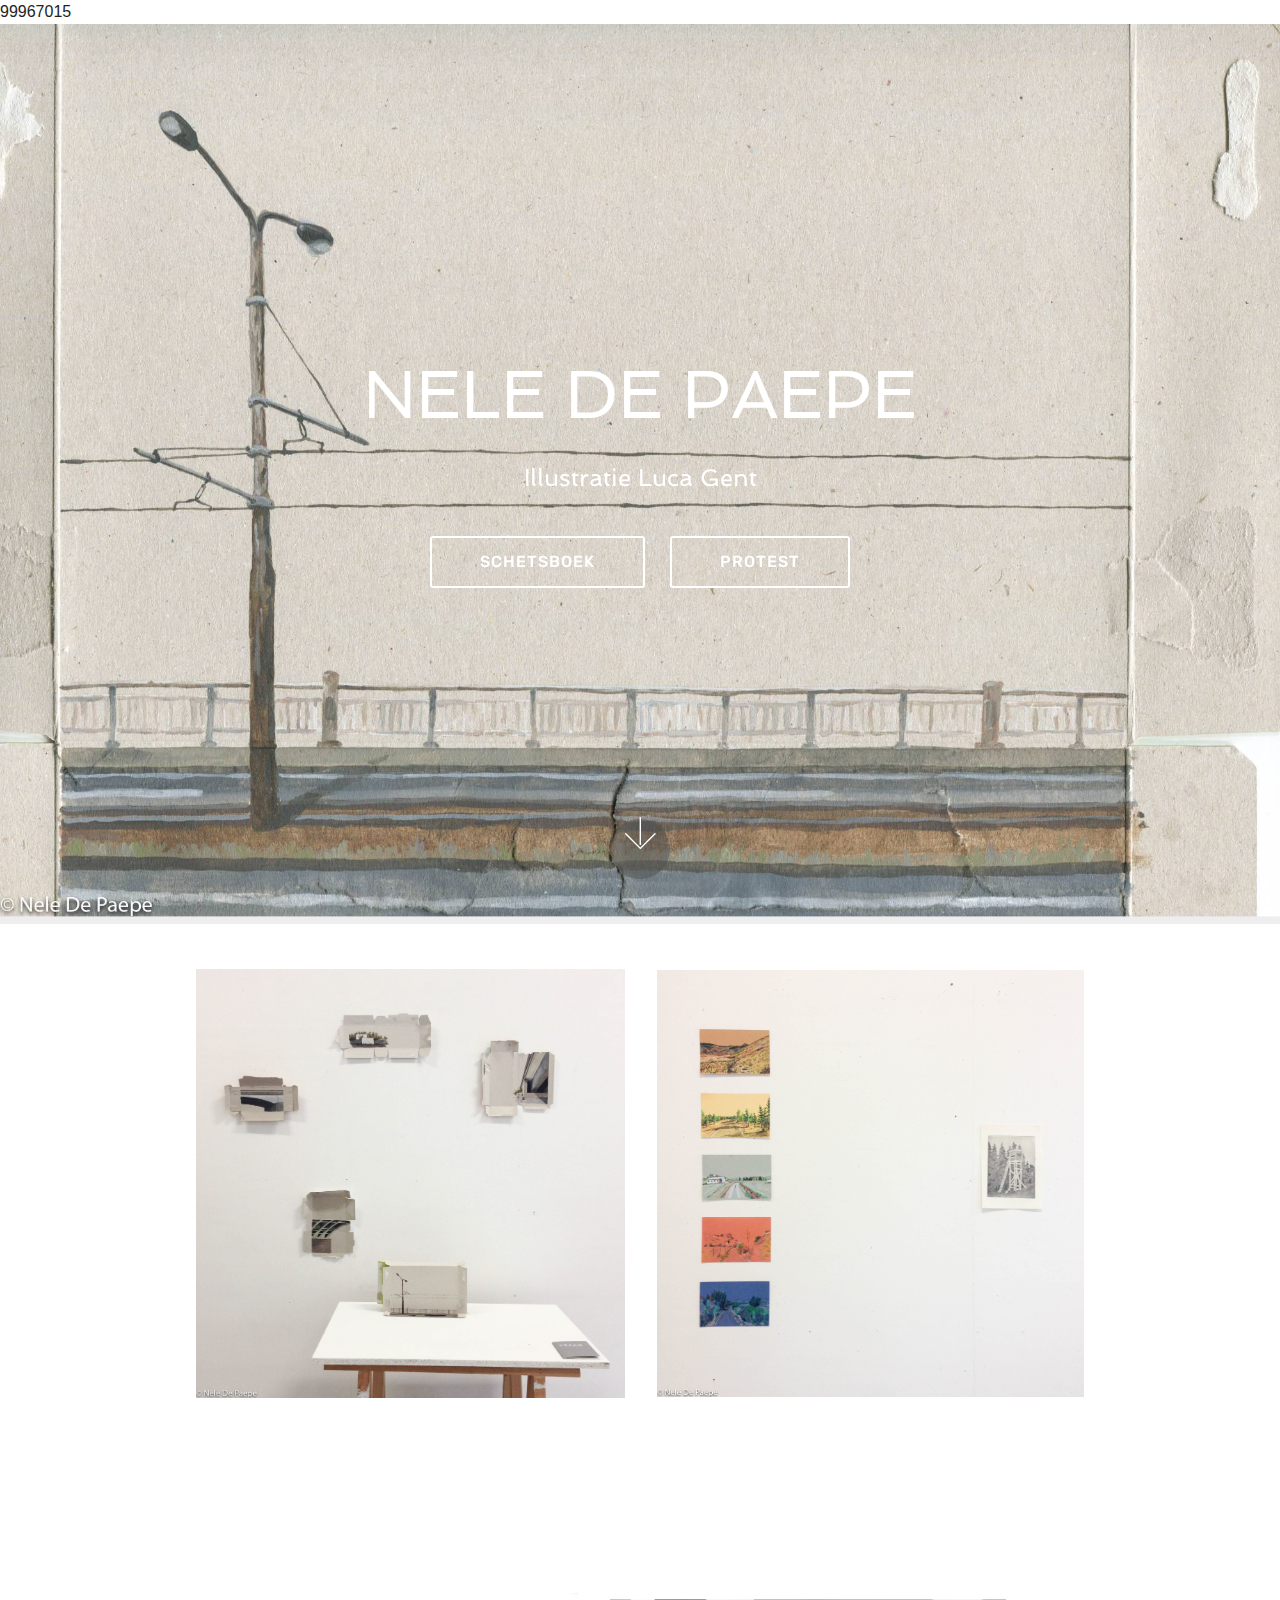
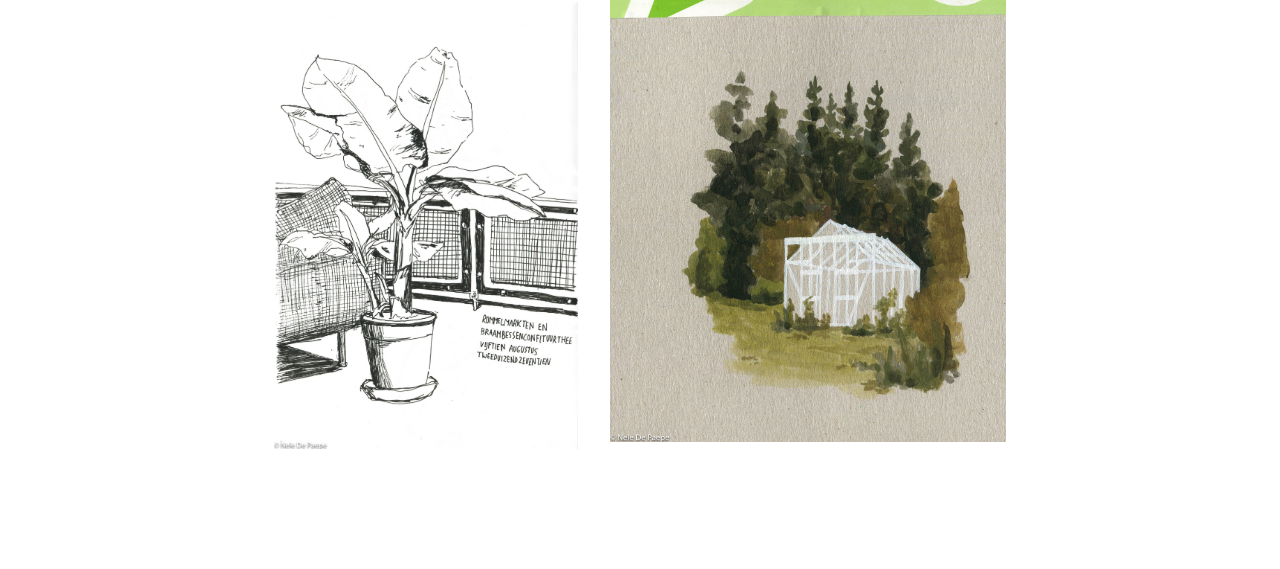
<file: index.html>
<!DOCTYPE html>
<html>
<head>
  <!-- Site made with Mobirise Website Builder v4.3.2, https://mobirise.com -->
  <meta charset="UTF-8">
  <meta http-equiv="X-UA-Compatible" content="IE=edge">
  <meta name="generator" content="Mobirise v4.3.2, mobirise.com">
  <meta name="viewport" content="width=device-width, initial-scale=1">
  <link rel="shortcut icon" href="assets/images/logo4.png" type="image/x-icon">
  <meta name="description" content="">
  <title>Home</title>
  <link rel="stylesheet" href="assets/web/assets/mobirise-icons/mobirise-icons.css">
  <link rel="stylesheet" href="assets/tether/tether.min.css">
  <link rel="stylesheet" href="assets/bootstrap/css/bootstrap.min.css">
  <link rel="stylesheet" href="assets/bootstrap/css/bootstrap-grid.min.css">
  <link rel="stylesheet" href="assets/bootstrap/css/bootstrap-reboot.min.css">
  <link rel="stylesheet" href="assets/theme/css/style.css">
  <link rel="stylesheet" href="assets/mobirise/css/mbr-additional.css" type="text/css">
  
  
  
</head>
<body>

<!-- Google Analytics -->
99967015
<!-- /Google Analytics -->


<section class="cid-qwTUQptsvD mbr-fullscreen mbr-parallax-background" id="header2-f" data-rv-view="454">

    

    

    <div class="container align-center">
        <div class="row justify-content-md-center">
            <div class="mbr-white col-md-10">
                <h1 class="mbr-section-title mbr-bold pb-3 mbr-fonts-style display-1"><span style="font-weight: normal;">
                    NELE DE PAEPE</span></h1>
                
                <p class="mbr-text pb-3 mbr-fonts-style display-5">
                    Illustratie Luca Gent</p>
                <div class="mbr-section-btn"><a class="btn btn-md btn-white-outline display-4" href="page2.html" target="_blank">SCHETSBOEK</a>
                    <a class="btn btn-md btn-white-outline display-4" href="page4.html" target="_blank">PROTEST<br></a></div>
            </div>
        </div>
    </div>
    <div class="mbr-arrow hidden-sm-down" aria-hidden="true">
        <a href="#next">
            <i class="mbri-down mbr-iconfont"></i>
        </a>
    </div>
</section>

<section class="engine"><a href="https://mobirise.co/d">web software</a></section><section class="cid-qwU0bkFxX8" id="image4-k" data-rv-view="457">
    <!-- Block parameters controls (Blue "Gear" panel) -->
    
    <!-- End block parameters -->
    <div class="container images-container">
            <div class="media-container-row" style="width: 80%;">
                <div class="img-item item1" style="width: 104%;">
                    <img src="assets/images/img-7392-2254x2254.jpg" alt="" title="" media-simple="true">
                    
                </div>
                <div class="img-item">
                    <img src="assets/images/img-7394-2448x2448.jpg" alt="" title="" media-simple="true">
                    
                </div>
            </div>
    </div>
</section>

<section class="cid-qxyJDXJs9Z" id="content15-m" data-rv-view="459">
    
    <div class="container">
            <div class="media-container-row" style="width: 66%;">
                <div class="img-item item1" style="width: 81%;">
                    <div class="img-cont">
                        <img src="assets/images/braambessenthee-ndp-1633x2449.jpg" alt="" title="" media-simple="true">
                        <div class="img-caption">
                            <p class="mbr-fonts-style align-left mbr-white display-5">
                                Responsive
                            </p>
                        </div>
                    </div>

                </div>
                <div class="img-item">
                    <div class="img-cont">
                        <img src="assets/images/serre-2480x2770.jpg" alt="" title="" media-simple="true">
                        <div class="img-caption">
                            <p class="mbr-fonts-style align-left mbr-white display-5"></p>
                        </div>
                    </div>
                </div>
            </div>
    </div>
</section>


  <script src="assets/web/assets/jquery/jquery.min.js"></script>
  <script src="assets/popper/popper.min.js"></script>
  <script src="assets/tether/tether.min.js"></script>
  <script src="assets/bootstrap/js/bootstrap.min.js"></script>
  <script src="assets/smooth-scroll/smooth-scroll.js"></script>
  <script src="assets/jarallax/jarallax.min.js"></script>
  <script src="assets/theme/js/script.js"></script>
  
  
</body>
</html>
</file>
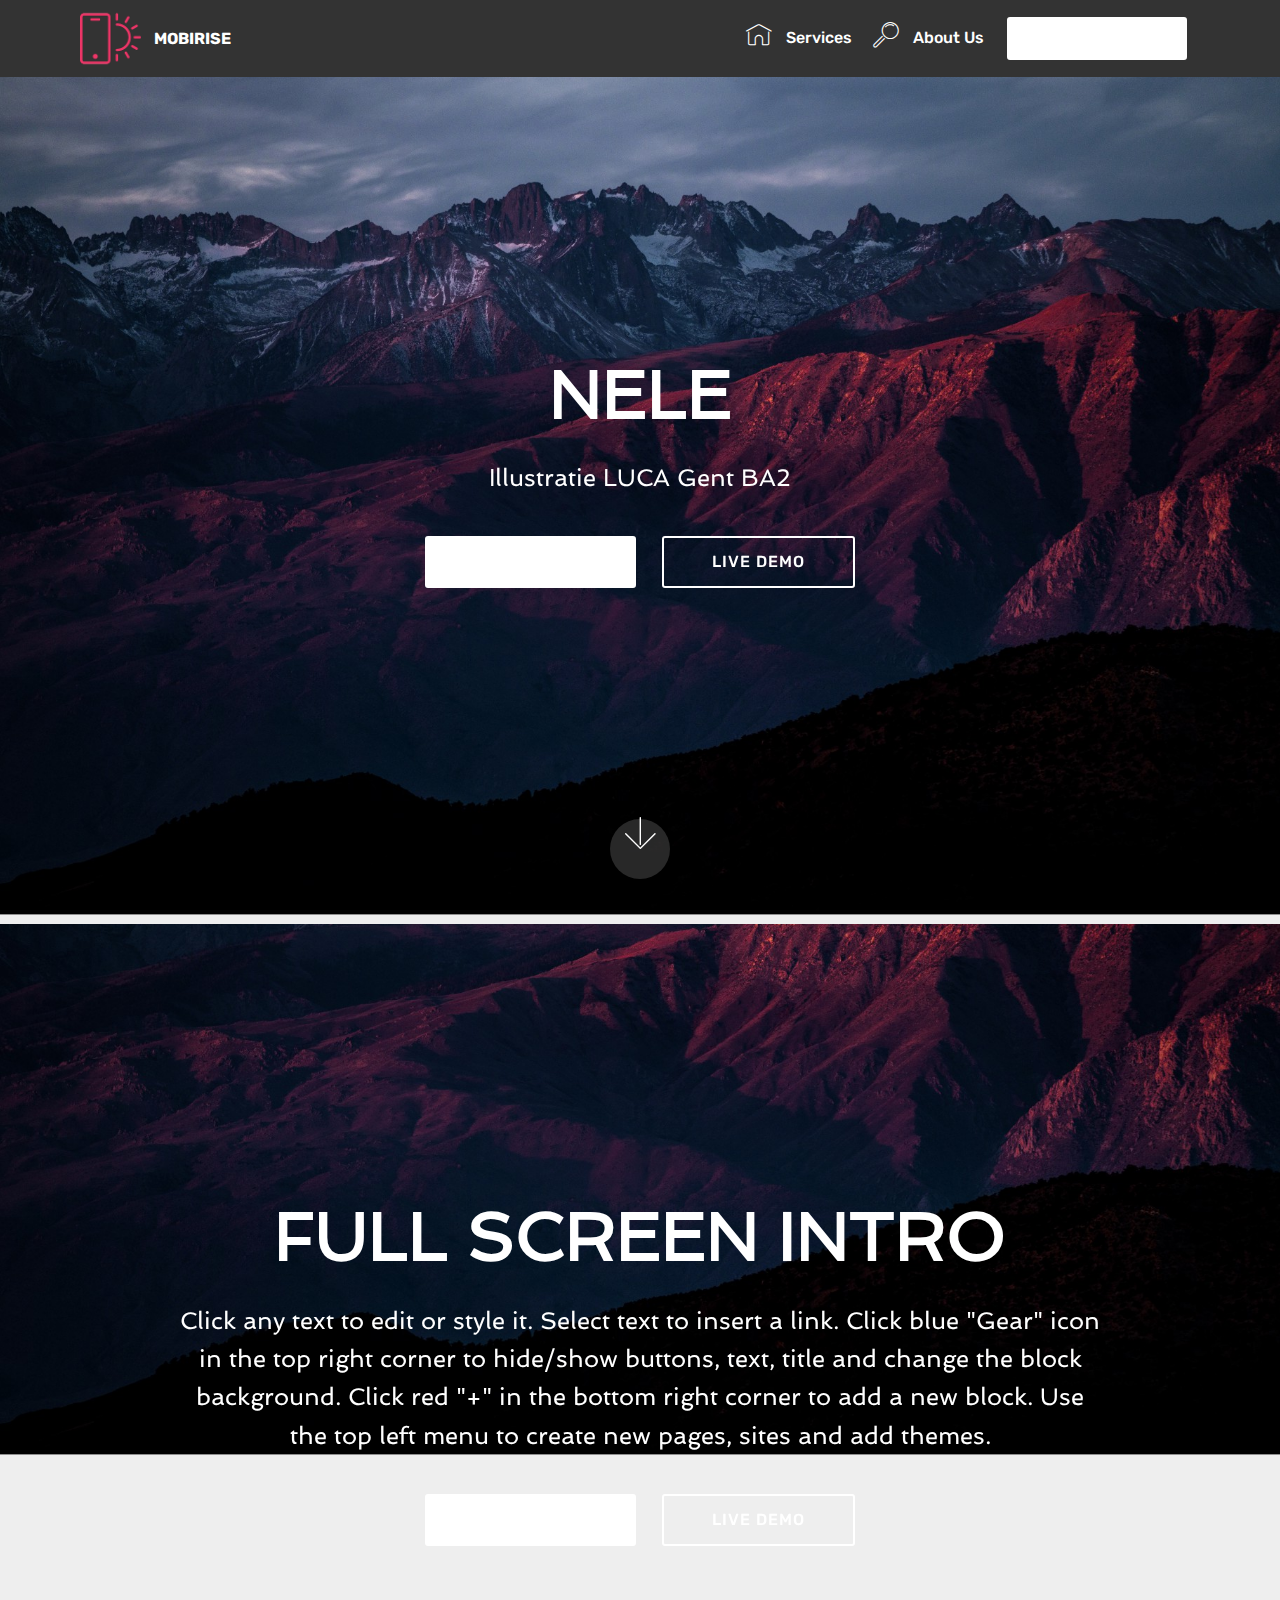
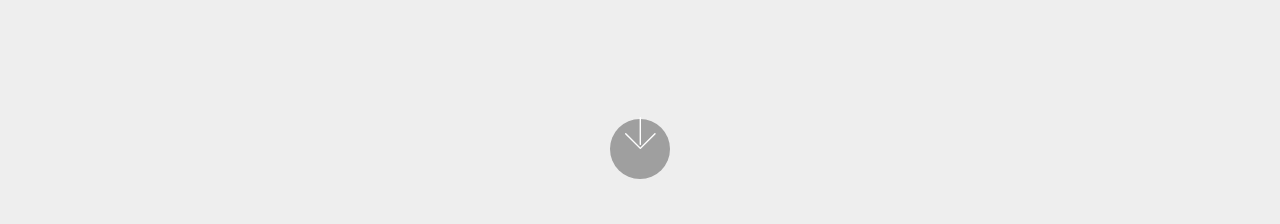
<file: page1.html>
<!DOCTYPE html>
<html>
<head>
  <!-- Site made with Mobirise Website Builder v4.3.2, https://mobirise.com -->
  <meta charset="UTF-8">
  <meta http-equiv="X-UA-Compatible" content="IE=edge">
  <meta name="generator" content="Mobirise v4.3.2, mobirise.com">
  <meta name="viewport" content="width=device-width, initial-scale=1">
  <link rel="shortcut icon" href="assets/images/logo4.png" type="image/x-icon">
  <meta name="description" content="Website Builder Description">
  <title>Nele&nbsp;</title>
  <link rel="stylesheet" href="assets/web/assets/mobirise-icons/mobirise-icons.css">
  <link rel="stylesheet" href="assets/tether/tether.min.css">
  <link rel="stylesheet" href="assets/bootstrap/css/bootstrap.min.css">
  <link rel="stylesheet" href="assets/bootstrap/css/bootstrap-grid.min.css">
  <link rel="stylesheet" href="assets/bootstrap/css/bootstrap-reboot.min.css">
  <link rel="stylesheet" href="assets/dropdown/css/style.css">
  <link rel="stylesheet" href="assets/theme/css/style.css">
  <link rel="stylesheet" href="assets/mobirise/css/mbr-additional.css" type="text/css">
  
  
  
</head>
<body>

<!-- Google Analytics -->
99967015
<!-- /Google Analytics -->


<section class="menu cid-qwTUQoKGgR" once="menu" id="menu1-h" data-rv-view="461">

    

    <nav class="navbar navbar-expand beta-menu navbar-dropdown align-items-center navbar-fixed-top navbar-toggleable-sm">
        <button class="navbar-toggler navbar-toggler-right" type="button" data-toggle="collapse" data-target="#navbarSupportedContent" aria-controls="navbarSupportedContent" aria-expanded="false" aria-label="Toggle navigation">
            <div class="hamburger">
                <span></span>
                <span></span>
                <span></span>
                <span></span>
            </div>
        </button>
        <div class="menu-logo">
            <div class="navbar-brand">
                <span class="navbar-logo">
                    <a href="https://mobirise.com">
                         <img src="assets/images/logo2.png" alt="Mobirise" media-simple="true" style="height: 3.8rem;">
                    </a>
                </span>
                <span class="navbar-caption-wrap"><a class="navbar-caption text-white display-4" href="https://mobirise.com">
                        MOBIRISE
                    </a></span>
            </div>
        </div>
        <div class="collapse navbar-collapse" id="navbarSupportedContent">
            <ul class="navbar-nav nav-dropdown" data-app-modern-menu="true">
                <li class="nav-item">
                    <a class="nav-link link text-white display-4" href="https://mobirise.com">
                        <span class="mbri-home mbr-iconfont mbr-iconfont-btn"></span>
                        Services
                    </a>
                </li>
                <li class="nav-item">
                    <a class="nav-link link text-white display-4" href="https://mobirise.com">
                        <span class="mbri-search mbr-iconfont mbr-iconfont-btn"></span>
                        About Us
                    </a>
                </li>
            </ul>
            <div class="navbar-buttons mbr-section-btn">
                <a class="btn btn-sm btn-primary display-4" href="https://mobirise.com">
                    <span class="mbri-save mbr-iconfont mbr-iconfont-btn "></span>
                    Try It Now!
                </a>
            </div>
        </div>
    </nav>
</section>

<section class="engine"><a href="https://mobirise.co/l">bootstrap theme</a></section><section class="cid-qwTW5VDHFE mbr-fullscreen mbr-parallax-background" id="header2-i" data-rv-view="463">

    

    

    <div class="container align-center">
        <div class="row justify-content-md-center">
            <div class="mbr-white col-md-10">
                <h1 class="mbr-section-title mbr-bold pb-3 mbr-fonts-style display-1">
                    NELE</h1>
                
                <p class="mbr-text pb-3 mbr-fonts-style display-5">
                    Illustratie LUCA Gent BA2</p>
                <div class="mbr-section-btn">
                    <a class="btn btn-md btn-secondary display-4" href="https://mobirise.com">LEARN MORE</a>
                    <a class="btn btn-md btn-white-outline display-4" href="https://mobirise.com">LIVE DEMO</a>
                </div>
            </div>
        </div>
    </div>
    <div class="mbr-arrow hidden-sm-down" aria-hidden="true">
        <a href="#next">
            <i class="mbri-down mbr-iconfont"></i>
        </a>
    </div>
</section>

<section class="cid-qwTW66T7rS mbr-fullscreen mbr-parallax-background" id="header2-j" data-rv-view="466">

    

    

    <div class="container align-center">
        <div class="row justify-content-md-center">
            <div class="mbr-white col-md-10">
                <h1 class="mbr-section-title mbr-bold pb-3 mbr-fonts-style display-1">
                    FULL SCREEN INTRO
                </h1>
                
                <p class="mbr-text pb-3 mbr-fonts-style display-5">
                    Click any text to edit or style it. Select text to insert a link. Click blue "Gear" icon in the top right corner to hide/show buttons, text, title and change the block background. Click red "+" in the bottom right corner to add a new block. Use the top left menu to create new pages, sites and add themes.
                </p>
                <div class="mbr-section-btn">
                    <a class="btn btn-md btn-secondary display-4" href="https://mobirise.com">LEARN MORE</a>
                    <a class="btn btn-md btn-white-outline display-4" href="https://mobirise.com">LIVE DEMO</a>
                </div>
            </div>
        </div>
    </div>
    <div class="mbr-arrow hidden-sm-down" aria-hidden="true">
        <a href="#next">
            <i class="mbri-down mbr-iconfont"></i>
        </a>
    </div>
</section>


  <script src="assets/web/assets/jquery/jquery.min.js"></script>
  <script src="assets/popper/popper.min.js"></script>
  <script src="assets/tether/tether.min.js"></script>
  <script src="assets/bootstrap/js/bootstrap.min.js"></script>
  <script src="assets/smooth-scroll/smooth-scroll.js"></script>
  <script src="assets/dropdown/js/script.min.js"></script>
  <script src="assets/touch-swipe/jquery.touch-swipe.min.js"></script>
  <script src="assets/jarallax/jarallax.min.js"></script>
  <script src="assets/theme/js/script.js"></script>
  
  
</body>
</html>
</file>
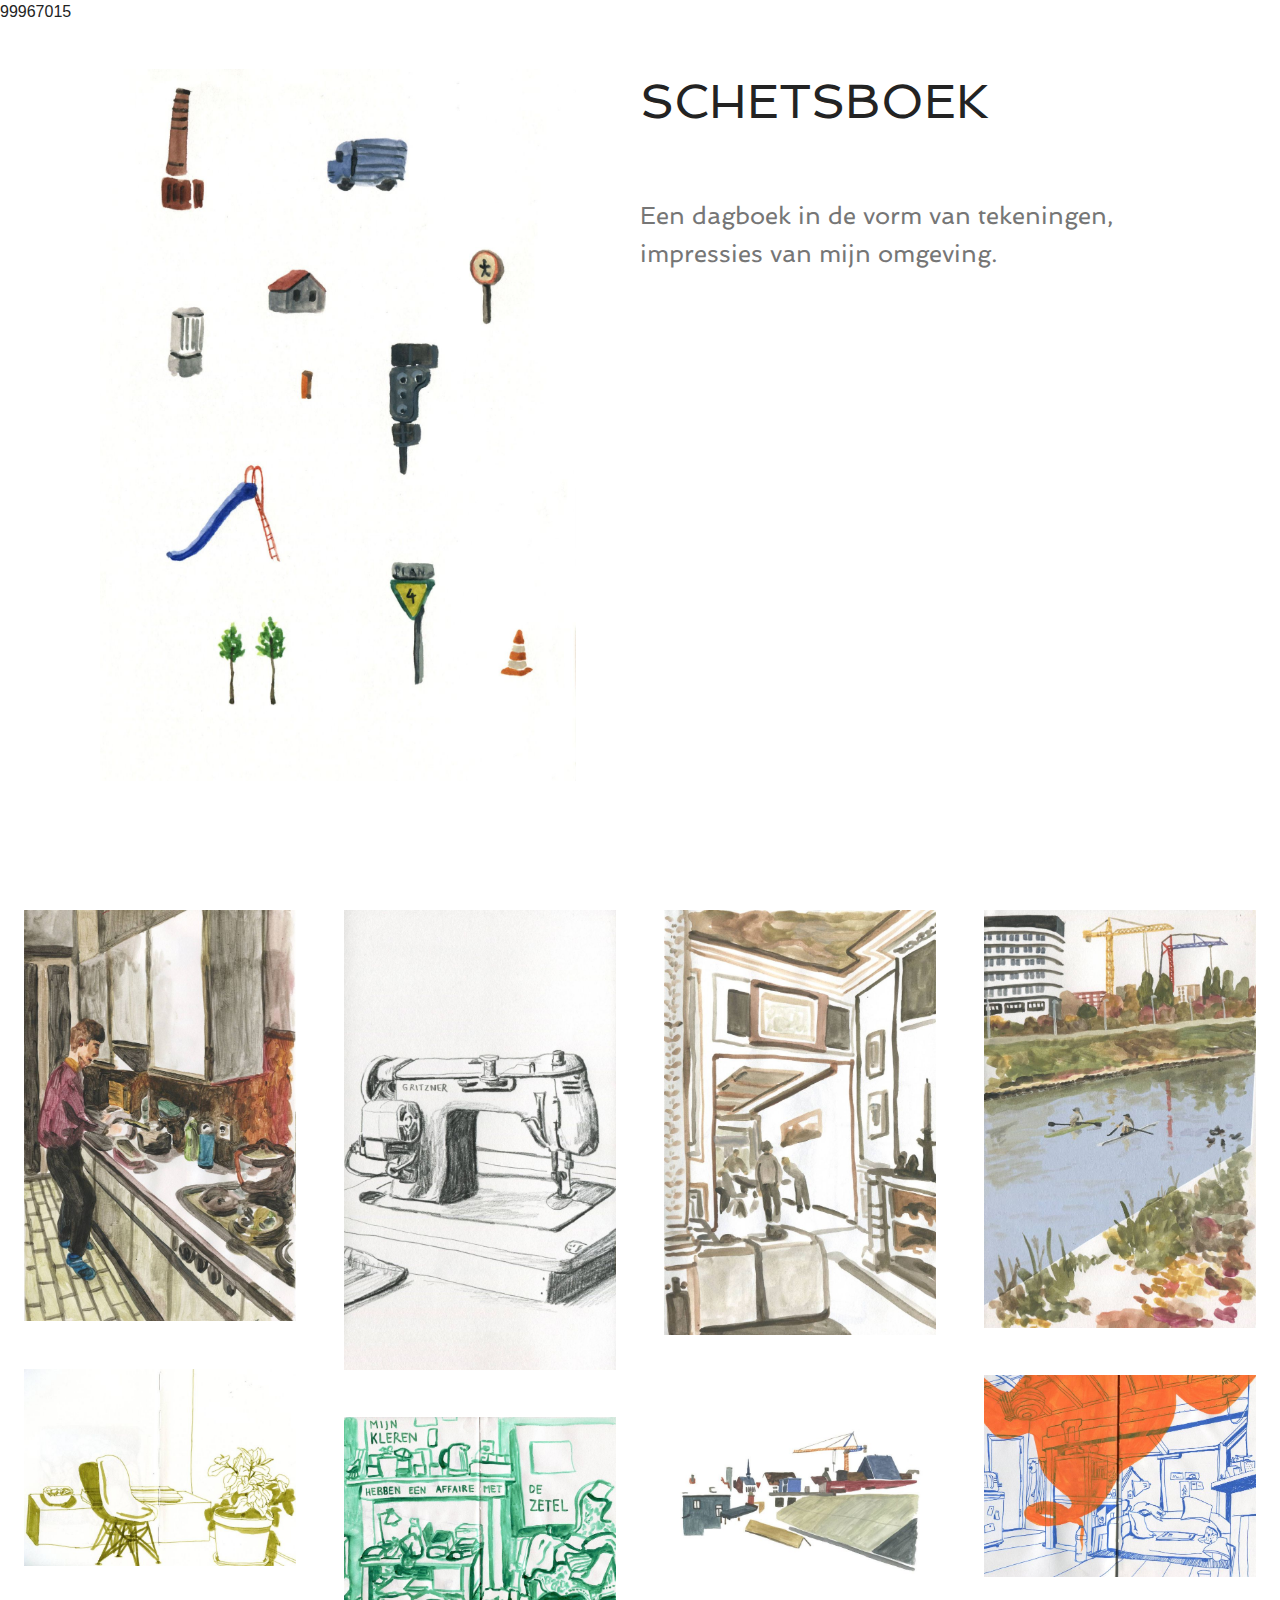
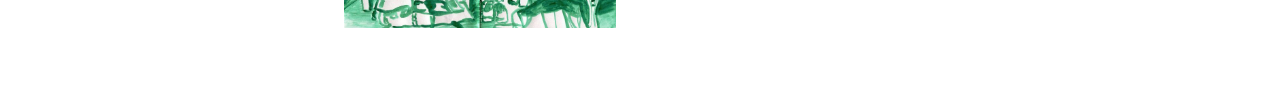
<file: page2.html>
<!DOCTYPE html>
<html>
<head>
  <!-- Site made with Mobirise Website Builder v4.3.2, https://mobirise.com -->
  <meta charset="UTF-8">
  <meta http-equiv="X-UA-Compatible" content="IE=edge">
  <meta name="generator" content="Mobirise v4.3.2, mobirise.com">
  <meta name="viewport" content="width=device-width, initial-scale=1">
  <link rel="shortcut icon" href="assets/images/logo4.png" type="image/x-icon">
  <meta name="description" content="Website Builder Description">
  <title>schetsboek</title>
  <link rel="stylesheet" href="assets/web/assets/mobirise-icons/mobirise-icons.css">
  <link rel="stylesheet" href="assets/tether/tether.min.css">
  <link rel="stylesheet" href="assets/bootstrap/css/bootstrap.min.css">
  <link rel="stylesheet" href="assets/bootstrap/css/bootstrap-grid.min.css">
  <link rel="stylesheet" href="assets/bootstrap/css/bootstrap-reboot.min.css">
  <link rel="stylesheet" href="assets/theme/css/style.css">
  <link rel="stylesheet" href="assets/mobirise-gallery/style.css">
  <link rel="stylesheet" href="assets/mobirise/css/mbr-additional.css" type="text/css">
  
  
  
</head>
<body>

<!-- Google Analytics -->
99967015
<!-- /Google Analytics -->


<section class="features11 cid-qKhZXP8UxJ" id="features11-x" data-rv-view="469">

    

    

    <div class="container">   
        <div class="col-md-12">
            <div class="media-container-row">
                <div class="mbr-figure" style="width: 50%;">
                    <img src="assets/images/tumblr-oryttsurmi1wn2l4ko1-r1-1280-1280x1915.jpg" alt="Mobirise" title="" media-simple="true">
                </div>
                <div class=" align-left">
                    <h2 class="mbr-title pt-2 mbr-fonts-style display-2">
                        SCHETSBOEK<br><br></h2>
                    <div class="mbr-section-text">
                        <p class="mbr-text mb-5 pt-3 mbr-light mbr-fonts-style display-5">Een dagboek in de vorm van tekeningen, impressies van mijn omgeving.</p>
                    </div>

                    
                </div>
            </div>
        </div> 
    </div>          
</section>

<section class="engine"><a href="https://mobirise.co/i">build your own website for free</a></section><section class="mbr-gallery mbr-slider-carousel cid-qKhTGqiwfU" id="gallery3-p" data-rv-view="472">

    

    <div>
        <div><!-- Filter --><!-- Gallery --><div class="mbr-gallery-row"><div class="mbr-gallery-layout-default"><div><div><div class="mbr-gallery-item mbr-gallery-item--p3" data-video-url="false" data-tags="Animated"><div href="#lb-gallery3-p" data-slide-to="0" data-toggle="modal"><img src="assets/images/scan-49-b-1602x2423-800x1209.jpg" alt=""><span class="icon-focus"></span></div></div><div class="mbr-gallery-item mbr-gallery-item--p3" data-video-url="false" data-tags="Animated"><div href="#lb-gallery3-p" data-slide-to="1" data-toggle="modal"><img src="assets/images/tumblr-ootumkqpr51wn2l4ko1-1280-1136x1920-800x1352.jpg" alt=""><span class="icon-focus"></span></div></div><div class="mbr-gallery-item mbr-gallery-item--p3" data-video-url="false" data-tags="Animated"><div href="#lb-gallery3-p" data-slide-to="2" data-toggle="modal"><img src="assets/images/tumblr-p3sgihrnts1wn2l4ko1-1280-1-1227x1920-800x1251.jpg" alt=""><span class="icon-focus"></span></div></div><div class="mbr-gallery-item mbr-gallery-item--p3" data-video-url="false" data-tags="Responsive"><div href="#lb-gallery3-p" data-slide-to="3" data-toggle="modal"><img src="assets/images/scan-33-b-1589x2439-799x1227.jpg" alt=""><span class="icon-focus"></span></div></div><div class="mbr-gallery-item mbr-gallery-item--p3" data-video-url="false" data-tags="Animated"><div href="#lb-gallery3-p" data-slide-to="4" data-toggle="modal"><img src="assets/images/tumblr-oo1m7xtrb81wn2l4ko1-1280-1280x928-800x580.jpg" alt=""><span class="icon-focus"></span></div></div><div class="mbr-gallery-item mbr-gallery-item--p3" data-video-url="false" data-tags="Animated"><div href="#lb-gallery3-p" data-slide-to="5" data-toggle="modal"><img src="assets/images/scan-39-b-2000x1488-800x595.jpg" alt=""><span class="icon-focus"></span></div></div><div class="mbr-gallery-item mbr-gallery-item--p3" data-video-url="false" data-tags="Animated"><div href="#lb-gallery3-p" data-slide-to="6" data-toggle="modal"><img src="assets/images/tumblr-oto7p6epze1wn2l4ko1-1280-1280x903-800x564.jpg" alt=""><span class="icon-focus"></span></div></div><div class="mbr-gallery-item mbr-gallery-item--p3" data-video-url="false" data-tags="Responsive"><div href="#lb-gallery3-p" data-slide-to="7" data-toggle="modal"><img src="assets/images/kleren-affaire-met-de-zetel-2000x1548-800x619.jpg" alt=""><span class="icon-focus"></span></div></div></div></div><div class="clearfix"></div></div></div><!-- Lightbox --><div data-app-prevent-settings="" class="mbr-slider modal fade carousel slide" tabindex="-1" data-keyboard="true" data-interval="false" id="lb-gallery3-p"><div class="modal-dialog"><div class="modal-content"><div class="modal-body"><div class="carousel-inner"><div class="carousel-item"><img src="assets/images/scan-49-b-1602x2423.jpg" alt=""></div><div class="carousel-item"><img src="assets/images/tumblr-ootumkqpr51wn2l4ko1-1280-1136x1920.jpg" alt=""></div><div class="carousel-item"><img src="assets/images/tumblr-p3sgihrnts1wn2l4ko1-1280-1-1227x1920.jpg" alt=""></div><div class="carousel-item"><img src="assets/images/scan-33-b-1589x2439.jpg" alt=""></div><div class="carousel-item"><img src="assets/images/tumblr-oo1m7xtrb81wn2l4ko1-1280-1280x928.jpg" alt=""></div><div class="carousel-item"><img src="assets/images/scan-39-b-2000x1488.jpg" alt=""></div><div class="carousel-item active"><img src="assets/images/tumblr-oto7p6epze1wn2l4ko1-1280-1280x903.jpg" alt=""></div><div class="carousel-item"><img src="assets/images/kleren-affaire-met-de-zetel-2000x1548.jpg" alt=""></div></div><a class="carousel-control carousel-control-prev" role="button" data-slide="prev" href="#lb-gallery3-p"><span class="mbri-left mbr-iconfont" aria-hidden="true"></span><span class="sr-only">Previous</span></a><a class="carousel-control carousel-control-next" role="button" data-slide="next" href="#lb-gallery3-p"><span class="mbri-right mbr-iconfont" aria-hidden="true"></span><span class="sr-only">Next</span></a><a class="close" href="#" role="button" data-dismiss="modal"><span class="sr-only">Close</span></a></div></div></div></div></div>
    </div>

</section>


  <script src="assets/web/assets/jquery/jquery.min.js"></script>
  <script src="assets/popper/popper.min.js"></script>
  <script src="assets/tether/tether.min.js"></script>
  <script src="assets/bootstrap/js/bootstrap.min.js"></script>
  <script src="assets/smooth-scroll/smooth-scroll.js"></script>
  <script src="assets/bootstrap-carousel-swipe/bootstrap-carousel-swipe.js"></script>
  <script src="assets/jquery-mb-vimeo_player/jquery.mb.vimeo_player.js"></script>
  <script src="assets/masonry/masonry.pkgd.min.js"></script>
  <script src="assets/imagesloaded/imagesloaded.pkgd.min.js"></script>
  <script src="assets/theme/js/script.js"></script>
  <script src="assets/mobirise-gallery/player.min.js"></script>
  <script src="assets/mobirise-gallery/script.js"></script>
  <script src="assets/mobirise-slider-video/script.js"></script>
  
  
</body>
</html>
</file>
<file: page3.html>
<!DOCTYPE html>
<html>
<head>
  <!-- Site made with Mobirise Website Builder v4.3.2, https://mobirise.com -->
  <meta charset="UTF-8">
  <meta http-equiv="X-UA-Compatible" content="IE=edge">
  <meta name="generator" content="Mobirise v4.3.2, mobirise.com">
  <meta name="viewport" content="width=device-width, initial-scale=1">
  <link rel="shortcut icon" href="assets/images/logo4.png" type="image/x-icon">
  <meta name="description" content="Web Maker Description">
  <title>Page 3</title>
  <link rel="stylesheet" href="assets/tether/tether.min.css">
  <link rel="stylesheet" href="assets/bootstrap/css/bootstrap.min.css">
  <link rel="stylesheet" href="assets/bootstrap/css/bootstrap-grid.min.css">
  <link rel="stylesheet" href="assets/bootstrap/css/bootstrap-reboot.min.css">
  <link rel="stylesheet" href="assets/theme/css/style.css">
  <link rel="stylesheet" href="assets/mobirise/css/mbr-additional.css" type="text/css">
  
  
  
</head>
<body>

<!-- Google Analytics -->
99967015
<!-- /Google Analytics -->



  <script src="assets/web/assets/jquery/jquery.min.js"></script>
  <script src="assets/popper/popper.min.js"></script>
  <script src="assets/tether/tether.min.js"></script>
  <script src="assets/bootstrap/js/bootstrap.min.js"></script>
  <script src="assets/smooth-scroll/smooth-scroll.js"></script>
  <script src="assets/theme/js/script.js"></script>
  
  
</body>
</html>
</file>
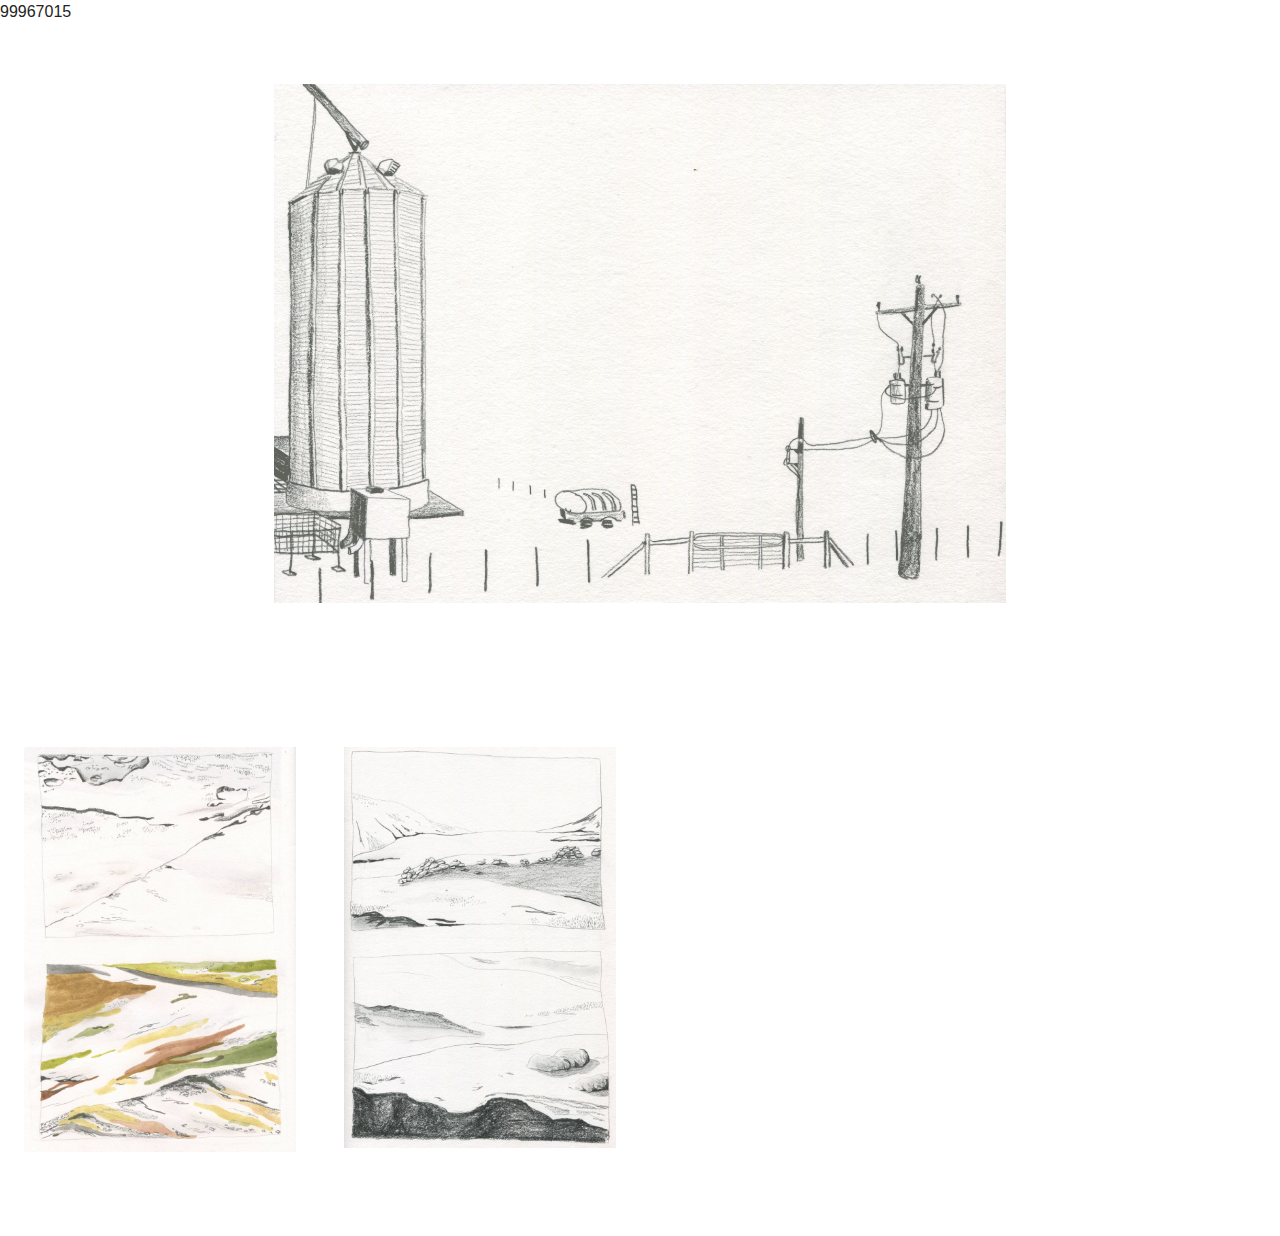
<file: page4.html>
<!DOCTYPE html>
<html>
<head>
  <!-- Site made with Mobirise Website Builder v4.3.2, https://mobirise.com -->
  <meta charset="UTF-8">
  <meta http-equiv="X-UA-Compatible" content="IE=edge">
  <meta name="generator" content="Mobirise v4.3.2, mobirise.com">
  <meta name="viewport" content="width=device-width, initial-scale=1">
  <link rel="shortcut icon" href="assets/images/logo4.png" type="image/x-icon">
  <meta name="description" content="Website Creator Description">
  <title>protestsong</title>
  <link rel="stylesheet" href="assets/web/assets/mobirise-icons/mobirise-icons.css">
  <link rel="stylesheet" href="assets/tether/tether.min.css">
  <link rel="stylesheet" href="assets/bootstrap/css/bootstrap.min.css">
  <link rel="stylesheet" href="assets/bootstrap/css/bootstrap-grid.min.css">
  <link rel="stylesheet" href="assets/bootstrap/css/bootstrap-reboot.min.css">
  <link rel="stylesheet" href="assets/theme/css/style.css">
  <link rel="stylesheet" href="assets/mobirise-gallery/style.css">
  <link rel="stylesheet" href="assets/mobirise/css/mbr-additional.css" type="text/css">
  
  
  
</head>
<body>

<!-- Google Analytics -->
99967015
<!-- /Google Analytics -->


<section class="cid-qKhXCV7i3V" id="image1-u" data-rv-view="507">

    

    <figure class="mbr-figure container">
            <div class="image-block" style="width: 66%;">
                <img src="assets/images/scan-71-2800x1984.jpg" width="1400" alt="Mobirise" title="" media-simple="true">
                
            </div>
    </figure>
</section>

<section class="engine"><a href="https://mobirise.co/i">build your own website for free</a></section><section class="mbr-gallery mbr-slider-carousel cid-qKhW1eQxZa" id="gallery3-q" data-rv-view="509">

    

    <div>
        <div><!-- Filter --><!-- Gallery --><div class="mbr-gallery-row"><div class="mbr-gallery-layout-default"><div><div><div class="mbr-gallery-item mbr-gallery-item--p3" data-video-url="false" data-tags="Awesome"><div href="#lb-gallery3-q" data-slide-to="0" data-toggle="modal"><img src="assets/images/scan-71-2000x2976-800x1190.jpg" alt=""><span class="icon-focus"></span></div></div><div class="mbr-gallery-item mbr-gallery-item--p3" data-video-url="false" data-tags="Awesome"><div href="#lb-gallery3-q" data-slide-to="1" data-toggle="modal"><img src="assets/images/scan-77-2000x2945-800x1178.jpg" alt=""><span class="icon-focus"></span></div></div></div></div><div class="clearfix"></div></div></div><!-- Lightbox --><div data-app-prevent-settings="" class="mbr-slider modal fade carousel slide" tabindex="-1" data-keyboard="true" data-interval="false" id="lb-gallery3-q"><div class="modal-dialog"><div class="modal-content"><div class="modal-body"><div class="carousel-inner"><div class="carousel-item active"><img src="assets/images/scan-71-2000x2976.jpg" alt=""></div><div class="carousel-item"><img src="assets/images/scan-77-2000x2945.jpg" alt=""></div></div><a class="carousel-control carousel-control-prev" role="button" data-slide="prev" href="#lb-gallery3-q"><span class="mbri-left mbr-iconfont" aria-hidden="true"></span><span class="sr-only">Previous</span></a><a class="carousel-control carousel-control-next" role="button" data-slide="next" href="#lb-gallery3-q"><span class="mbri-right mbr-iconfont" aria-hidden="true"></span><span class="sr-only">Next</span></a><a class="close" href="#" role="button" data-dismiss="modal"><span class="sr-only">Close</span></a></div></div></div></div></div>
    </div>

</section>


  <script src="assets/web/assets/jquery/jquery.min.js"></script>
  <script src="assets/popper/popper.min.js"></script>
  <script src="assets/tether/tether.min.js"></script>
  <script src="assets/bootstrap/js/bootstrap.min.js"></script>
  <script src="assets/smooth-scroll/smooth-scroll.js"></script>
  <script src="assets/bootstrap-carousel-swipe/bootstrap-carousel-swipe.js"></script>
  <script src="assets/jquery-mb-vimeo_player/jquery.mb.vimeo_player.js"></script>
  <script src="assets/masonry/masonry.pkgd.min.js"></script>
  <script src="assets/imagesloaded/imagesloaded.pkgd.min.js"></script>
  <script src="assets/theme/js/script.js"></script>
  <script src="assets/mobirise-gallery/player.min.js"></script>
  <script src="assets/mobirise-gallery/script.js"></script>
  <script src="assets/mobirise-slider-video/script.js"></script>
  
  
</body>
</html>
</file>
<file: assets/web/assets/mobirise-icons/mobirise-icons.css>
@font-face {
  font-family: 'MobiriseIcons';
  src:  url('mobirise-icons.eot?spat4u');
  src:  url('mobirise-icons.eot?spat4u#iefix') format('embedded-opentype'),
    url('mobirise-icons.ttf?spat4u') format('truetype'),
    url('mobirise-icons.woff?spat4u') format('woff'),
    url('mobirise-icons.svg?spat4u#MobiriseIcons') format('svg');
  font-weight: normal;
  font-style: normal;
}

[class^="mbri-"], [class*=" mbri-"] {
  /* use !important to prevent issues with browser extensions that change fonts */
  font-family: MobiriseIcons !important;
  speak: none;
  font-style: normal;
  font-weight: normal;
  font-variant: normal;
  text-transform: none;
  line-height: 1;

  /* Better Font Rendering =========== */
  -webkit-font-smoothing: antialiased;
  -moz-osx-font-smoothing: grayscale;
}

.mbri-add-submenu:before {
  content: "\e900";
}
.mbri-alert:before {
  content: "\e901";
}
.mbri-align-center:before {
  content: "\e902";
}
.mbri-align-justify:before {
  content: "\e903";
}
.mbri-align-left:before {
  content: "\e904";
}
.mbri-align-right:before {
  content: "\e905";
}
.mbri-android:before {
  content: "\e906";
}
.mbri-apple:before {
  content: "\e907";
}
.mbri-arrow-down:before {
  content: "\e908";
}
.mbri-arrow-next:before {
  content: "\e909";
}
.mbri-arrow-prev:before {
  content: "\e90a";
}
.mbri-arrow-up:before {
  content: "\e90b";
}
.mbri-bold:before {
  content: "\e90c";
}
.mbri-bookmark:before {
  content: "\e90d";
}
.mbri-bootstrap:before {
  content: "\e90e";
}
.mbri-briefcase:before {
  content: "\e90f";
}
.mbri-browse:before {
  content: "\e910";
}
.mbri-bulleted-list:before {
  content: "\e911";
}
.mbri-calendar:before {
  content: "\e912";
}
.mbri-camera:before {
  content: "\e913";
}
.mbri-cart-add:before {
  content: "\e914";
}
.mbri-cart-full:before {
  content: "\e915";
}
.mbri-cash:before {
  content: "\e916";
}
.mbri-change-style:before {
  content: "\e917";
}
.mbri-chat:before {
  content: "\e918";
}
.mbri-clock:before {
  content: "\e919";
}
.mbri-close:before {
  content: "\e91a";
}
.mbri-cloud:before {
  content: "\e91b";
}
.mbri-code:before {
  content: "\e91c";
}
.mbri-contact-form:before {
  content: "\e91d";
}
.mbri-credit-card:before {
  content: "\e91e";
}
.mbri-cursor-click:before {
  content: "\e91f";
}
.mbri-cust-feedback:before {
  content: "\e920";
}
.mbri-database:before {
  content: "\e921";
}
.mbri-delivery:before {
  content: "\e922";
}
.mbri-desktop:before {
  content: "\e923";
}
.mbri-devices:before {
  content: "\e924";
}
.mbri-down:before {
  content: "\e925";
}
.mbri-download:before {
  content: "\e989";
}
.mbri-drag-n-drop:before {
  content: "\e927";
}
.mbri-drag-n-drop2:before {
  content: "\e928";
}
.mbri-edit:before {
  content: "\e929";
}
.mbri-edit2:before {
  content: "\e92a";
}
.mbri-error:before {
  content: "\e92b";
}
.mbri-extension:before {
  content: "\e92c";
}
.mbri-features:before {
  content: "\e92d";
}
.mbri-file:before {
  content: "\e92e";
}
.mbri-flag:before {
  content: "\e92f";
}
.mbri-folder:before {
  content: "\e930";
}
.mbri-gift:before {
  content: "\e931";
}
.mbri-github:before {
  content: "\e932";
}
.mbri-globe:before {
  content: "\e933";
}
.mbri-globe-2:before {
  content: "\e934";
}
.mbri-growing-chart:before {
  content: "\e935";
}
.mbri-hearth:before {
  content: "\e936";
}
.mbri-help:before {
  content: "\e937";
}
.mbri-home:before {
  content: "\e938";
}
.mbri-hot-cup:before {
  content: "\e939";
}
.mbri-idea:before {
  content: "\e93a";
}
.mbri-image-gallery:before {
  content: "\e93b";
}
.mbri-image-slider:before {
  content: "\e93c";
}
.mbri-info:before {
  content: "\e93d";
}
.mbri-italic:before {
  content: "\e93e";
}
.mbri-key:before {
  content: "\e93f";
}
.mbri-laptop:before {
  content: "\e940";
}
.mbri-layers:before {
  content: "\e941";
}
.mbri-left-right:before {
  content: "\e942";
}
.mbri-left:before {
  content: "\e943";
}
.mbri-letter:before {
  content: "\e944";
}
.mbri-like:before {
  content: "\e945";
}
.mbri-link:before {
  content: "\e946";
}
.mbri-lock:before {
  content: "\e947";
}
.mbri-login:before {
  content: "\e948";
}
.mbri-logout:before {
  content: "\e949";
}
.mbri-magic-stick:before {
  content: "\e94a";
}
.mbri-map-pin:before {
  content: "\e94b";
}
.mbri-menu:before {
  content: "\e94c";
}
.mbri-mobile:before {
  content: "\e94d";
}
.mbri-mobile2:before {
  content: "\e94e";
}
.mbri-mobirise:before {
  content: "\e94f";
}
.mbri-more-horizontal:before {
  content: "\e950";
}
.mbri-more-vertical:before {
  content: "\e951";
}
.mbri-music:before {
  content: "\e952";
}
.mbri-new-file:before {
  content: "\e953";
}
.mbri-numbered-list:before {
  content: "\e954";
}
.mbri-opened-folder:before {
  content: "\e955";
}
.mbri-pages:before {
  content: "\e956";
}
.mbri-paper-plane:before {
  content: "\e957";
}
.mbri-paperclip:before {
  content: "\e958";
}
.mbri-photo:before {
  content: "\e959";
}
.mbri-photos:before {
  content: "\e95a";
}
.mbri-pin:before {
  content: "\e95b";
}
.mbri-play:before {
  content: "\e95c";
}
.mbri-plus:before {
  content: "\e95d";
}
.mbri-preview:before {
  content: "\e95e";
}
.mbri-print:before {
  content: "\e95f";
}
.mbri-protect:before {
  content: "\e960";
}
.mbri-question:before {
  content: "\e961";
}
.mbri-quote-left:before {
  content: "\e962";
}
.mbri-quote-right:before {
  content: "\e963";
}
.mbri-refresh:before {
  content: "\e964";
}
.mbri-responsive:before {
  content: "\e965";
}
.mbri-right:before {
  content: "\e966";
}
.mbri-rocket:before {
  content: "\e967";
}
.mbri-sad-face:before {
  content: "\e968";
}
.mbri-sale:before {
  content: "\e969";
}
.mbri-save:before {
  content: "\e96a";
}
.mbri-search:before {
  content: "\e96b";
}
.mbri-setting:before {
  content: "\e96c";
}
.mbri-setting2:before {
  content: "\e96d";
}
.mbri-setting3:before {
  content: "\e96e";
}
.mbri-share:before {
  content: "\e96f";
}
.mbri-shopping-bag:before {
  content: "\e970";
}
.mbri-shopping-basket:before {
  content: "\e971";
}
.mbri-shopping-cart:before {
  content: "\e972";
}
.mbri-sites:before {
  content: "\e973";
}
.mbri-smile-face:before {
  content: "\e974";
}
.mbri-speed:before {
  content: "\e975";
}
.mbri-star:before {
  content: "\e976";
}
.mbri-success:before {
  content: "\e977";
}
.mbri-sun:before {
  content: "\e978";
}
.mbri-sun2:before {
  content: "\e979";
}
.mbri-tablet:before {
  content: "\e97a";
}
.mbri-tablet-vertical:before {
  content: "\e97b";
}
.mbri-target:before {
  content: "\e97c";
}
.mbri-timer:before {
  content: "\e97d";
}
.mbri-to-ftp:before {
  content: "\e97e";
}
.mbri-to-local-drive:before {
  content: "\e97f";
}
.mbri-touch-swipe:before {
  content: "\e980";
}
.mbri-touch:before {
  content: "\e981";
}
.mbri-trash:before {
  content: "\e982";
}
.mbri-underline:before {
  content: "\e983";
}
.mbri-unlink:before {
  content: "\e984";
}
.mbri-unlock:before {
  content: "\e985";
}
.mbri-up-down:before {
  content: "\e986";
}
.mbri-up:before {
  content: "\e987";
}
.mbri-update:before {
  content: "\e988";
}
.mbri-upload:before {
 content: "\e926"; 
}
.mbri-user:before {
  content: "\e98a";
}
.mbri-user2:before {
  content: "\e98b";
}
.mbri-users:before {
  content: "\e98c";
}
.mbri-video:before {
  content: "\e98d";
}
.mbri-video-play:before {
  content: "\e98e";
}
.mbri-watch:before {
  content: "\e98f";
}
.mbri-website-theme:before {
  content: "\e990";
}
.mbri-wifi:before {
  content: "\e991";
}
.mbri-windows:before {
  content: "\e992";
}
.mbri-zoom-out:before {
  content: "\e993";
}
.mbri-redo:before {
  content: "\e994";
}
.mbri-undo:before {
  content: "\e995";
}
</file>
<file: assets/theme/css/style.css>
/*!
 * Mobirise v4 theme (https://mobirise.com/)
 * Copyright 2017 Mobirise
 */
section {
  background-color: #eeeeee; }

section,
.container,
.container-fluid {
  position: relative;
  word-wrap: break-word; }

a.mbr-iconfont:hover {
  text-decoration: none; }

.article .lead p, .article .lead ul, .article .lead ol, .article .lead pre, .article .lead blockquote {
  margin-bottom: 0; }

a {
  font-style: normal;
  font-weight: 400;
  cursor: pointer; }
  a, a:hover {
    text-decoration: none; }

figure {
  margin-bottom: 0; }

body {
  color: #232323; }

h1, h2, h3, h4, h5, h6,
.h1, .h2, .h3, .h4, .h5, .h6,
.display-1, .display-2, .display-3, .display-4 {
  line-height: 1;
  word-break: break-word;
  word-wrap: break-word; }

b, strong {
  font-weight: bold; }

blockquote {
  padding: 10px 0 10px 20px;
  position: relative;
  border-left: 2px solid;
  border-color: #ff3366; }

input:-webkit-autofill, input:-webkit-autofill:hover, input:-webkit-autofill:focus, input:-webkit-autofill:active {
  transition-delay: 9999s;
  transition-property: background-color, color; }

textarea[type="hidden"] {
  display: none; }

body {
  position: relative; }

section {
  background-position: 50% 50%;
  background-repeat: no-repeat;
  background-size: cover; }
  section .mbr-background-video,
  section .mbr-background-video-preview {
    position: absolute;
    bottom: 0;
    left: 0;
    right: 0;
    top: 0; }

.hidden {
  visibility: hidden; }

.mbr-z-index20 {
  z-index: 20; }

/*! Base colors */
.mbr-white {
  color: #ffffff; }

.mbr-black {
  color: #000000; }

.mbr-bg-white {
  background-color: #ffffff; }

.mbr-bg-black {
  background-color: #000000; }

/*! Text-aligns */
.align-left {
  text-align: left; }

.align-center {
  text-align: center; }

.align-right {
  text-align: right; }

@media (max-width: 767px) {
  .align-left, .align-center, .align-right, .mbr-section-btn, .mbr-section-title {
    text-align: center; } }
/*! Font-weight  */
.mbr-light {
  font-weight: 300; }

.mbr-regular {
  font-weight: 400; }

.mbr-semibold {
  font-weight: 500; }

.mbr-bold {
  font-weight: 700; }

/*! Media  */
.media-size-item {
  -webkit-flex: 1 1 auto;
  -moz-flex: 1 1 auto;
  -ms-flex: 1 1 auto;
  -o-flex: 1 1 auto;
  flex: 1 1 auto; }

.media-content {
  -webkit-flex-basis: 100%;
  flex-basis: 100%; }

.media-container-row {
  display: -ms-flexbox;
  display: -webkit-flex;
  display: flex;
  -webkit-flex-direction: row;
  -ms-flex-direction: row;
  flex-direction: row;
  -webkit-flex-wrap: wrap;
  -ms-flex-wrap: wrap;
  flex-wrap: wrap;
  -webkit-justify-content: center;
  -ms-flex-pack: center;
  justify-content: center;
  -webkit-align-content: center;
  -ms-flex-line-pack: center;
  align-content: center;
  -webkit-align-items: start;
  -ms-flex-align: start;
  align-items: start; }
  .media-container-row .media-size-item {
    width: 400px; }

.media-container-column {
  display: -ms-flexbox;
  display: -webkit-flex;
  display: flex;
  -webkit-flex-direction: column;
  -ms-flex-direction: column;
  flex-direction: column;
  -webkit-flex-wrap: wrap;
  -ms-flex-wrap: wrap;
  flex-wrap: wrap;
  -webkit-justify-content: center;
  -ms-flex-pack: center;
  justify-content: center;
  -webkit-align-content: center;
  -ms-flex-line-pack: center;
  align-content: center;
  -webkit-align-items: stretch;
  -ms-flex-align: stretch;
  align-items: stretch; }
  .media-container-column > * {
    width: 100%; }

@media (min-width: 992px) {
  .media-container-row {
    -webkit-flex-wrap: nowrap;
    -ms-flex-wrap: nowrap;
    flex-wrap: nowrap; } }
figure {
  overflow: hidden; }

figure[mbr-media-size] {
  transition: width 0.1s; }

.mbr-figure img, .mbr-figure iframe {
  display: block;
  width: 100%; }

.card {
  background-color: transparent;
  border: none; }

.card-img {
  text-align: center;
  flex-shrink: 0; }

.media {
  max-width: 100%;
  margin: 0 auto; }

.mbr-figure {
  -ms-flex-item-align: center;
  -ms-grid-row-align: center;
  -webkit-align-self: center;
  align-self: center; }

.media-container > div {
  max-width: 100%; }

.mbr-figure img, .card-img img {
  width: 100%; }

@media (max-width: 991px) {
  .media-size-item {
    width: auto !important; }

  .media {
    width: auto; }

  .mbr-figure {
    width: 100% !important; } }
/*! Buttons */
.mbr-section-btn {
  margin-left: -.25rem;
  margin-right: -.25rem;
  font-size: 0; }

nav .mbr-section-btn {
  margin-left: 0rem;
  margin-right: 0rem; }

/*! Btn icon margin */
.btn .mbr-iconfont, .btn.btn-sm .mbr-iconfont {
  cursor: pointer;
  margin-right: 0.5rem; }

.btn.btn-md .mbr-iconfont, .btn.btn-md .mbr-iconfont {
  margin-right: 0.8rem; }

.mbr-regular {
  font-weight: 400; }

.mbr-semibold {
  font-weight: 500; }

.mbr-bold {
  font-weight: 700; }

[type="submit"] {
  -webkit-appearance: none; }

/*! Full-screen */
.mbr-fullscreen .mbr-overlay {
  min-height: 100vh; }

.mbr-fullscreen {
  display: flex;
  display: -webkit-flex;
  display: -moz-flex;
  display: -ms-flex;
  display: -o-flex;
  align-items: center;
  -webkit-align-items: center;
  min-height: 100vh;
  padding-top: 3rem;
  padding-bottom: 3rem; }

/*! Map */
.map {
  height: 25rem;
  position: relative; }
  .map iframe {
    width: 100%;
    height: 100%; }

/* Form */
.form-asterisk {
  font-family: initial;
  position: absolute;
  top: -2px;
  font-weight: normal; }

/*! Scroll to top arrow */
.mbr-arrow-up {
  bottom: 25px;
  right: 90px;
  position: fixed;
  text-align: right;
  z-index: 5000;
  color: #ffffff;
  font-size: 32px;
  transform: rotate(180deg);
  -webkit-transform: rotate(180deg); }

.mbr-arrow-up a {
  background: rgba(0, 0, 0, 0.2);
  border-radius: 3px;
  color: #fff;
  display: inline-block;
  height: 60px;
  width: 60px;
  outline-style: none !important;
  position: relative;
  text-decoration: none;
  transition: all .3s ease-in-out;
  cursor: pointer;
  text-align: center; }
  .mbr-arrow-up a:hover {
    background-color: rgba(0, 0, 0, 0.4); }
  .mbr-arrow-up a i {
    line-height: 60px; }

.mbr-arrow-up-icon {
  display: block;
  color: #fff; }

.mbr-arrow-up-icon::before {
  content: "\203a";
  display: inline-block;
  font-family: serif;
  font-size: 32px;
  line-height: 1;
  font-style: normal;
  position: relative;
  top: 6px;
  left: -4px;
  -webkit-transform: rotate(-90deg);
  transform: rotate(-90deg); }

/*! Arrow Down */
.mbr-arrow {
  position: absolute;
  bottom: 45px;
  left: 50%;
  width: 60px;
  height: 60px;
  cursor: pointer;
  background-color: rgba(80, 80, 80, 0.5);
  border-radius: 50%;
  -webkit-transform: translateX(-50%);
  transform: translateX(-50%); }
  .mbr-arrow > a {
    display: inline-block;
    text-decoration: none;
    outline-style: none;
    -webkit-animation: arrowdown 1.7s ease-in-out infinite;
    animation: arrowdown 1.7s ease-in-out infinite; }
    .mbr-arrow > a > i {
      position: absolute;
      top: -2px;
      left: 15px;
      font-size: 2rem; }

@keyframes arrowdown {
  0% {
    transform: translateY(0px);
    -webkit-transform: translateY(0px); }
  50% {
    transform: translateY(-5px);
    -webkit-transform: translateY(-5px); }
  100% {
    transform: translateY(0px);
    -webkit-transform: translateY(0px); } }
@-webkit-keyframes arrowdown {
  0% {
    transform: translateY(0px);
    -webkit-transform: translateY(0px); }
  50% {
    transform: translateY(-5px);
    -webkit-transform: translateY(-5px); }
  100% {
    transform: translateY(0px);
    -webkit-transform: translateY(0px); } }
@media (max-width: 500px) {
  .mbr-arrow-up {
    left: 50%;
    right: auto;
    transform: translateX(-50%) rotate(180deg);
    -webkit-transform: translateX(-50%) rotate(180deg); } }
/*Gradients animation*/
@keyframes gradient-animation {
  from {
    background-position: 0% 100%;
    animation-timing-function: ease-in-out; }
  to {
    background-position: 100% 0%;
    animation-timing-function: ease-in-out; } }
@-webkit-keyframes gradient-animation {
  from {
    background-position: 0% 100%;
    animation-timing-function: ease-in-out; }
  to {
    background-position: 100% 0%;
    animation-timing-function: ease-in-out; } }
.bg-gradient {
  background-size: 200% 200%;
  animation: gradient-animation 5s infinite alternate;
  -webkit-animation: gradient-animation 5s infinite alternate; }

.menu .navbar-brand {
  display: -webkit-flex; }
  .menu .navbar-brand span {
    display: flex;
    display: -webkit-flex; }
  .menu .navbar-brand .navbar-caption-wrap {
    display: -webkit-flex; }
  .menu .navbar-brand .navbar-logo img {
    display: -webkit-flex; }
@media (min-width: 768px) and (max-width: 991px) {
  .menu .navbar-toggleable-sm .navbar-nav {
    display: -webkit-box;
    display: -webkit-flex;
    display: -ms-flexbox; } }
@media (min-width: 992px) {
  .menu .navbar-nav.nav-dropdown {
    display: -webkit-flex; }
  .menu .navbar-toggleable-sm .navbar-collapse {
    display: -webkit-flex !important; } }

/*# sourceMappingURL=style.css.map */
.engine {
	position: absolute;
	text-indent: -2400px;
	text-align: center;
	padding: 0;
	top: 0;
	left: -2400px;
}
</file>
<file: assets/mobirise/css/mbr-additional.css>
@import url(https://fonts.googleapis.com/css?family=Spinnaker:400);
@import url(https://fonts.googleapis.com/css?family=Rubik:300,300i,400,400i,500,500i,700,700i,900,900i);





body {
  font-style: normal;
  line-height: 1.5;
}
.mbr-section-title {
  font-style: normal;
  line-height: 1.2;
}
.mbr-section-subtitle {
  line-height: 1.3;
}
.mbr-text {
  font-style: normal;
  line-height: 1.6;
}
.display-1 {
  font-family: 'Spinnaker', sans-serif;
  font-size: 4.25rem;
}
.display-1 > .mbr-iconfont {
  font-size: 6.8rem;
}
.display-2 {
  font-family: 'Spinnaker', sans-serif;
  font-size: 3rem;
}
.display-2 > .mbr-iconfont {
  font-size: 4.8rem;
}
.display-4 {
  font-family: 'Rubik', sans-serif;
  font-size: 1rem;
}
.display-4 > .mbr-iconfont {
  font-size: 1.6rem;
}
.display-5 {
  font-family: 'Spinnaker', sans-serif;
  font-size: 1.5rem;
}
.display-5 > .mbr-iconfont {
  font-size: 2.4rem;
}
.display-7 {
  font-family: 'Rubik', sans-serif;
  font-size: 1rem;
}
.display-7 > .mbr-iconfont {
  font-size: 1.6rem;
}
/* ---- Fluid typography for mobile devices ---- */
/* 1.4 - font scale ratio ( bootstrap == 1.42857 ) */
/* 100vw - current viewport width */
/* (48 - 20)  48 == 48rem == 768px, 20 == 20rem == 320px(minimal supported viewport) */
/* 0.65 - min scale variable, may vary */
@media (max-width: 768px) {
  .display-1 {
    font-size: 3.4rem;
    font-size: calc( 2.1374999999999997rem + (4.25 - 2.1374999999999997) * ((100vw - 20rem) / (48 - 20)));
    line-height: calc( 1.4 * (2.1374999999999997rem + (4.25 - 2.1374999999999997) * ((100vw - 20rem) / (48 - 20))));
  }
  .display-2 {
    font-size: 2.4rem;
    font-size: calc( 1.7rem + (3 - 1.7) * ((100vw - 20rem) / (48 - 20)));
    line-height: calc( 1.4 * (1.7rem + (3 - 1.7) * ((100vw - 20rem) / (48 - 20))));
  }
  .display-4 {
    font-size: 0.8rem;
    font-size: calc( 1rem + (1 - 1) * ((100vw - 20rem) / (48 - 20)));
    line-height: calc( 1.4 * (1rem + (1 - 1) * ((100vw - 20rem) / (48 - 20))));
  }
  .display-5 {
    font-size: 1.2rem;
    font-size: calc( 1.175rem + (1.5 - 1.175) * ((100vw - 20rem) / (48 - 20)));
    line-height: calc( 1.4 * (1.175rem + (1.5 - 1.175) * ((100vw - 20rem) / (48 - 20))));
  }
}
/* Buttons */
.btn {
  font-weight: 500;
  border-width: 2px;
  font-style: normal;
  letter-spacing: 1px;
  margin: .4rem .8rem;
  white-space: normal;
  -webkit-transition: all 0.3s ease-in-out;
  -moz-transition: all 0.3s ease-in-out;
  transition: all 0.3s ease-in-out;
  padding: 1rem 3rem;
  border-radius: 3px;
  display: inline-flex;
  align-items: center;
  justify-content: center;
  word-break: break-word;
}
.btn-sm {
  font-weight: 500;
  letter-spacing: 1px;
  -webkit-transition: all 0.3s ease-in-out;
  -moz-transition: all 0.3s ease-in-out;
  transition: all 0.3s ease-in-out;
  padding: 0.6rem 1.5rem;
  border-radius: 3px;
}
.btn-md {
  font-weight: 500;
  letter-spacing: 1px;
  margin: .4rem .8rem !important;
  -webkit-transition: all 0.3s ease-in-out;
  -moz-transition: all 0.3s ease-in-out;
  transition: all 0.3s ease-in-out;
  padding: 1rem 3rem;
  border-radius: 3px;
}
.btn-lg {
  font-weight: 500;
  letter-spacing: 1px;
  margin: .4rem .8rem !important;
  -webkit-transition: all 0.3s ease-in-out;
  -moz-transition: all 0.3s ease-in-out;
  transition: all 0.3s ease-in-out;
  padding: 1.2rem 3.2rem;
  border-radius: 3px;
}
.bg-primary {
  background-color: #ffffff !important;
}
.bg-success {
  background-color: #ffffff !important;
}
.bg-info {
  background-color: #ffffff !important;
}
.bg-warning {
  background-color: #ffffff !important;
}
.bg-danger {
  background-color: #ffffff !important;
}
.btn-primary,
.btn-primary:active {
  background-color: #ffffff;
  border-color: #ffffff;
  color: #ffffff;
}
.btn-primary:hover,
.btn-primary:focus,
.btn-primary.focus,
.btn-primary.active {
  color: #ffffff;
  background-color: #d4d4d4;
  border-color: #d4d4d4;
}
.btn-primary.disabled,
.btn-primary:disabled {
  color: #ffffff !important;
  background-color: #d4d4d4 !important;
  border-color: #d4d4d4 !important;
}
.btn-secondary,
.btn-secondary:active {
  background-color: #ffffff;
  border-color: #ffffff;
  color: #ffffff;
}
.btn-secondary:hover,
.btn-secondary:focus,
.btn-secondary.focus,
.btn-secondary.active {
  color: #ffffff;
  background-color: #d4d4d4;
  border-color: #d4d4d4;
}
.btn-secondary.disabled,
.btn-secondary:disabled {
  color: #ffffff !important;
  background-color: #d4d4d4 !important;
  border-color: #d4d4d4 !important;
}
.btn-info,
.btn-info:active {
  background-color: #ffffff;
  border-color: #ffffff;
  color: #ffffff;
}
.btn-info:hover,
.btn-info:focus,
.btn-info.focus,
.btn-info.active {
  color: #ffffff;
  background-color: #d4d4d4;
  border-color: #d4d4d4;
}
.btn-info.disabled,
.btn-info:disabled {
  color: #ffffff !important;
  background-color: #d4d4d4 !important;
  border-color: #d4d4d4 !important;
}
.btn-success,
.btn-success:active {
  background-color: #ffffff;
  border-color: #ffffff;
  color: #ffffff;
}
.btn-success:hover,
.btn-success:focus,
.btn-success.focus,
.btn-success.active {
  color: #ffffff;
  background-color: #d4d4d4;
  border-color: #d4d4d4;
}
.btn-success.disabled,
.btn-success:disabled {
  color: #ffffff !important;
  background-color: #d4d4d4 !important;
  border-color: #d4d4d4 !important;
}
.btn-warning,
.btn-warning:active {
  background-color: #ffffff;
  border-color: #ffffff;
  color: #ffffff;
}
.btn-warning:hover,
.btn-warning:focus,
.btn-warning.focus,
.btn-warning.active {
  color: #ffffff;
  background-color: #d4d4d4;
  border-color: #d4d4d4;
}
.btn-warning.disabled,
.btn-warning:disabled {
  color: #ffffff !important;
  background-color: #d4d4d4 !important;
  border-color: #d4d4d4 !important;
}
.btn-danger,
.btn-danger:active {
  background-color: #ffffff;
  border-color: #ffffff;
  color: #ffffff;
}
.btn-danger:hover,
.btn-danger:focus,
.btn-danger.focus,
.btn-danger.active {
  color: #ffffff;
  background-color: #d4d4d4;
  border-color: #d4d4d4;
}
.btn-danger.disabled,
.btn-danger:disabled {
  color: #ffffff !important;
  background-color: #d4d4d4 !important;
  border-color: #d4d4d4 !important;
}
.btn-white {
  color: #333333 !important;
}
.btn-white,
.btn-white:active {
  background-color: #ffffff;
  border-color: #ffffff;
  color: #ffffff;
}
.btn-white:hover,
.btn-white:focus,
.btn-white.focus,
.btn-white.active {
  color: #ffffff;
  background-color: #d4d4d4;
  border-color: #d4d4d4;
}
.btn-white.disabled,
.btn-white:disabled {
  color: #ffffff !important;
  background-color: #d4d4d4 !important;
  border-color: #d4d4d4 !important;
}
.btn-black,
.btn-black:active {
  background-color: #333333;
  border-color: #333333;
  color: #ffffff;
}
.btn-black:hover,
.btn-black:focus,
.btn-black.focus,
.btn-black.active {
  color: #ffffff;
  background-color: #0d0d0d;
  border-color: #0d0d0d;
}
.btn-black.disabled,
.btn-black:disabled {
  color: #ffffff !important;
  background-color: #0d0d0d !important;
  border-color: #0d0d0d !important;
}
.btn-primary-outline,
.btn-primary-outline:active {
  background: none;
  border-color: #ffffff;
  color: #ffffff;
}
.btn-primary-outline:hover,
.btn-primary-outline:focus,
.btn-primary-outline.focus,
.btn-primary-outline.active {
  color: #ffffff;
  background-color: #ffffff;
  border-color: #ffffff;
}
.btn-primary-outline.disabled,
.btn-primary-outline:disabled {
  color: #ffffff !important;
  background-color: #ffffff !important;
  border-color: #ffffff !important;
}
.btn-secondary-outline,
.btn-secondary-outline:active {
  background: none;
  border-color: #ffffff;
  color: #ffffff;
}
.btn-secondary-outline:hover,
.btn-secondary-outline:focus,
.btn-secondary-outline.focus,
.btn-secondary-outline.active {
  color: #ffffff;
  background-color: #ffffff;
  border-color: #ffffff;
}
.btn-secondary-outline.disabled,
.btn-secondary-outline:disabled {
  color: #ffffff !important;
  background-color: #ffffff !important;
  border-color: #ffffff !important;
}
.btn-info-outline,
.btn-info-outline:active {
  background: none;
  border-color: #ffffff;
  color: #ffffff;
}
.btn-info-outline:hover,
.btn-info-outline:focus,
.btn-info-outline.focus,
.btn-info-outline.active {
  color: #ffffff;
  background-color: #ffffff;
  border-color: #ffffff;
}
.btn-info-outline.disabled,
.btn-info-outline:disabled {
  color: #ffffff !important;
  background-color: #ffffff !important;
  border-color: #ffffff !important;
}
.btn-success-outline,
.btn-success-outline:active {
  background: none;
  border-color: #ffffff;
  color: #ffffff;
}
.btn-success-outline:hover,
.btn-success-outline:focus,
.btn-success-outline.focus,
.btn-success-outline.active {
  color: #ffffff;
  background-color: #ffffff;
  border-color: #ffffff;
}
.btn-success-outline.disabled,
.btn-success-outline:disabled {
  color: #ffffff !important;
  background-color: #ffffff !important;
  border-color: #ffffff !important;
}
.btn-warning-outline,
.btn-warning-outline:active {
  background: none;
  border-color: #ffffff;
  color: #ffffff;
}
.btn-warning-outline:hover,
.btn-warning-outline:focus,
.btn-warning-outline.focus,
.btn-warning-outline.active {
  color: #ffffff;
  background-color: #ffffff;
  border-color: #ffffff;
}
.btn-warning-outline.disabled,
.btn-warning-outline:disabled {
  color: #ffffff !important;
  background-color: #ffffff !important;
  border-color: #ffffff !important;
}
.btn-danger-outline,
.btn-danger-outline:active {
  background: none;
  border-color: #ffffff;
  color: #ffffff;
}
.btn-danger-outline:hover,
.btn-danger-outline:focus,
.btn-danger-outline.focus,
.btn-danger-outline.active {
  color: #ffffff;
  background-color: #ffffff;
  border-color: #ffffff;
}
.btn-danger-outline.disabled,
.btn-danger-outline:disabled {
  color: #ffffff !important;
  background-color: #ffffff !important;
  border-color: #ffffff !important;
}
.btn-black-outline,
.btn-black-outline:active {
  background: none;
  border-color: #000000;
  color: #000000;
}
.btn-black-outline:hover,
.btn-black-outline:focus,
.btn-black-outline.focus,
.btn-black-outline.active {
  color: #ffffff;
  background-color: #333333;
  border-color: #333333;
}
.btn-black-outline.disabled,
.btn-black-outline:disabled {
  color: #ffffff !important;
  background-color: #333333 !important;
  border-color: #333333 !important;
}
.btn-white-outline,
.btn-white-outline:active,
.btn-white-outline.active {
  background: none;
  border-color: #ffffff;
  color: #ffffff;
}
.btn-white-outline:hover,
.btn-white-outline:focus,
.btn-white-outline.focus {
  color: #333333;
  background-color: #ffffff;
  border-color: #ffffff;
}
.text-primary {
  color: #ffffff !important;
}
.text-secondary {
  color: #ffffff !important;
}
.text-success {
  color: #ffffff !important;
}
.text-info {
  color: #ffffff !important;
}
.text-warning {
  color: #ffffff !important;
}
.text-danger {
  color: #ffffff !important;
}
.text-white {
  color: #ffffff !important;
}
.text-black {
  color: #000000 !important;
}
a.text-primary:hover,
a.text-primary:focus {
  color: #cccccc !important;
}
a.text-secondary:hover,
a.text-secondary:focus {
  color: #cccccc !important;
}
a.text-success:hover,
a.text-success:focus {
  color: #cccccc !important;
}
a.text-info:hover,
a.text-info:focus {
  color: #cccccc !important;
}
a.text-warning:hover,
a.text-warning:focus {
  color: #cccccc !important;
}
a.text-danger:hover,
a.text-danger:focus {
  color: #cccccc !important;
}
a.text-white:hover,
a.text-white:focus {
  color: #b3b3b3 !important;
}
a.text-black:hover,
a.text-black:focus {
  color: #4d4d4d !important;
}
.alert-success {
  background-color: #70c770;
}
.alert-info {
  background-color: #ffffff;
}
.alert-warning {
  background-color: #ffffff;
}
.alert-danger {
  background-color: #ffffff;
}
.mbr-gallery-filter li.active .btn {
  background-color: #ffffff;
  border-color: #ffffff;
  color: #8c8c8c;
}
.mbr-gallery-filter li.active .btn:focus {
  box-shadow: none;
}
.btn-form {
  border-radius: 0;
}
.btn-form:hover {
  cursor: pointer;
}
a,
a:hover {
  color: #ffffff;
}
.mbr-plan-header.bg-primary .mbr-plan-subtitle,
.mbr-plan-header.bg-primary .mbr-plan-price-desc {
  color: #ffffff;
}
.mbr-plan-header.bg-success .mbr-plan-subtitle,
.mbr-plan-header.bg-success .mbr-plan-price-desc {
  color: #ffffff;
}
.mbr-plan-header.bg-info .mbr-plan-subtitle,
.mbr-plan-header.bg-info .mbr-plan-price-desc {
  color: #ffffff;
}
.mbr-plan-header.bg-warning .mbr-plan-subtitle,
.mbr-plan-header.bg-warning .mbr-plan-price-desc {
  color: #ffffff;
}
.mbr-plan-header.bg-danger .mbr-plan-subtitle,
.mbr-plan-header.bg-danger .mbr-plan-price-desc {
  color: #ffffff;
}
/* Scroll to top button*/
.scrollToTop_wraper {
  opacity: 0 !important;
}
/* Others*/
.note-check a[data-value=Rubik] {
  font-style: normal;
}
.mbr-arrow a {
  color: #ffffff;
}
.form-control-label {
  position: relative;
  cursor: pointer;
  margin-bottom: .357em;
  padding: 0;
}
.alert {
  color: #ffffff;
  border-radius: 0;
  border: 0;
  font-size: .875rem;
  line-height: 1.5;
  margin-bottom: 1.875rem;
  padding: 1.25rem;
  position: relative;
}
.alert.alert-form::after {
  background-color: inherit;
  bottom: -7px;
  content: "";
  display: block;
  height: 14px;
  left: 50%;
  margin-left: -7px;
  position: absolute;
  transform: rotate(45deg);
  width: 14px;
}
.form-control {
  background-color: #f5f5f5;
  box-shadow: none;
  color: #565656;
  font-family: 'Rubik', sans-serif;
  font-size: 1rem;
  line-height: 1.43;
  min-height: 3.5em;
  padding: 1.07em .5em;
}
.form-control > .mbr-iconfont {
  font-size: 1.6rem;
}
.form-control,
.form-control:focus {
  border: 1px solid #e8e8e8;
}
.form-active .form-control:invalid {
  border-color: red;
}
.mbr-overlay {
  background-color: #000;
  bottom: 0;
  left: 0;
  opacity: .5;
  position: absolute;
  right: 0;
  top: 0;
  z-index: 0;
}
blockquote {
  font-style: italic;
  padding: 10px 0 10px 20px;
  font-size: 1.09rem;
  position: relative;
  border-color: #ffffff;
  border-width: 3px;
}
ul,
ol,
pre,
blockquote {
  margin-bottom: 2.3125rem;
}
pre {
  background: #f4f4f4;
  padding: 10px 24px;
  white-space: pre-wrap;
}
.inactive {
  -webkit-user-select: none;
  -moz-user-select: none;
  -ms-user-select: none;
  user-select: none;
  pointer-events: none;
  -webkit-user-drag: none;
  user-drag: none;
}
.mbr-section__comments .row {
  justify-content: center;
}
/* Forms */
.mbr-form .btn {
  margin: .4rem 0;
}
@media (max-width: 767px) {
  .btn {
    font-size: .75rem !important;
  }
  .btn .mbr-iconfont {
    font-size: 1rem !important;
  }
}
/* Social block */
.btn-social {
  font-size: 20px;
  border-radius: 50%;
  padding: 0;
  width: 44px;
  height: 44px;
  line-height: 44px;
  text-align: center;
  position: relative;
  border: 2px solid #c0a375;
  border-color: #ffffff;
  color: #232323;
  cursor: pointer;
}
.btn-social i {
  top: 0;
  line-height: 44px;
  width: 44px;
}
.btn-social:hover {
  color: #fff;
  background: #ffffff;
}
.btn-social + .btn {
  margin-left: .1rem;
}
/* Footer */
.mbr-footer-content li::before,
.mbr-footer .mbr-contacts li::before {
  background: #ffffff;
}
.mbr-footer-content li a:hover,
.mbr-footer .mbr-contacts li a:hover {
  color: #ffffff;
}
/* Headers*/
.offset-1 {
  margin-left: 8.33333%;
}
.offset-2 {
  margin-left: 16.66667%;
}
.offset-3 {
  margin-left: 25%;
}
.offset-4 {
  margin-left: 33.33333%;
}
.offset-5 {
  margin-left: 41.66667%;
}
.offset-6 {
  margin-left: 50%;
}
.offset-7 {
  margin-left: 58.33333%;
}
.offset-8 {
  margin-left: 66.66667%;
}
.offset-9 {
  margin-left: 75%;
}
.offset-10 {
  margin-left: 83.33333%;
}
.offset-11 {
  margin-left: 91.66667%;
}
@media (min-width: 576px) {
  .offset-sm-0 {
    margin-left: 0%;
  }
  .offset-sm-1 {
    margin-left: 8.33333%;
  }
  .offset-sm-2 {
    margin-left: 16.66667%;
  }
  .offset-sm-3 {
    margin-left: 25%;
  }
  .offset-sm-4 {
    margin-left: 33.33333%;
  }
  .offset-sm-5 {
    margin-left: 41.66667%;
  }
  .offset-sm-6 {
    margin-left: 50%;
  }
  .offset-sm-7 {
    margin-left: 58.33333%;
  }
  .offset-sm-8 {
    margin-left: 66.66667%;
  }
  .offset-sm-9 {
    margin-left: 75%;
  }
  .offset-sm-10 {
    margin-left: 83.33333%;
  }
  .offset-sm-11 {
    margin-left: 91.66667%;
  }
}
@media (min-width: 768px) {
  .offset-md-0 {
    margin-left: 0%;
  }
  .offset-md-1 {
    margin-left: 8.33333%;
  }
  .offset-md-2 {
    margin-left: 16.66667%;
  }
  .offset-md-3 {
    margin-left: 25%;
  }
  .offset-md-4 {
    margin-left: 33.33333%;
  }
  .offset-md-5 {
    margin-left: 41.66667%;
  }
  .offset-md-6 {
    margin-left: 50%;
  }
  .offset-md-7 {
    margin-left: 58.33333%;
  }
  .offset-md-8 {
    margin-left: 66.66667%;
  }
  .offset-md-9 {
    margin-left: 75%;
  }
  .offset-md-10 {
    margin-left: 83.33333%;
  }
  .offset-md-11 {
    margin-left: 91.66667%;
  }
}
@media (min-width: 992px) {
  .offset-lg-0 {
    margin-left: 0%;
  }
  .offset-lg-1 {
    margin-left: 8.33333%;
  }
  .offset-lg-2 {
    margin-left: 16.66667%;
  }
  .offset-lg-3 {
    margin-left: 25%;
  }
  .offset-lg-4 {
    margin-left: 33.33333%;
  }
  .offset-lg-5 {
    margin-left: 41.66667%;
  }
  .offset-lg-6 {
    margin-left: 50%;
  }
  .offset-lg-7 {
    margin-left: 58.33333%;
  }
  .offset-lg-8 {
    margin-left: 66.66667%;
  }
  .offset-lg-9 {
    margin-left: 75%;
  }
  .offset-lg-10 {
    margin-left: 83.33333%;
  }
  .offset-lg-11 {
    margin-left: 91.66667%;
  }
}
@media (min-width: 1200px) {
  .offset-xl-0 {
    margin-left: 0%;
  }
  .offset-xl-1 {
    margin-left: 8.33333%;
  }
  .offset-xl-2 {
    margin-left: 16.66667%;
  }
  .offset-xl-3 {
    margin-left: 25%;
  }
  .offset-xl-4 {
    margin-left: 33.33333%;
  }
  .offset-xl-5 {
    margin-left: 41.66667%;
  }
  .offset-xl-6 {
    margin-left: 50%;
  }
  .offset-xl-7 {
    margin-left: 58.33333%;
  }
  .offset-xl-8 {
    margin-left: 66.66667%;
  }
  .offset-xl-9 {
    margin-left: 75%;
  }
  .offset-xl-10 {
    margin-left: 83.33333%;
  }
  .offset-xl-11 {
    margin-left: 91.66667%;
  }
}
.navbar-toggler {
  -webkit-align-self: flex-start;
  -ms-flex-item-align: start;
  align-self: flex-start;
  padding: 0.25rem 0.75rem;
  font-size: 1.25rem;
  line-height: 1;
  background: transparent;
  border: 1px solid transparent;
  -webkit-border-radius: 0.25rem;
  border-radius: 0.25rem;
}
.navbar-toggler:focus,
.navbar-toggler:hover {
  text-decoration: none;
}
.navbar-toggler-icon {
  display: inline-block;
  width: 1.5em;
  height: 1.5em;
  vertical-align: middle;
  content: "";
  background: no-repeat center center;
  -webkit-background-size: 100% 100%;
  -o-background-size: 100% 100%;
  background-size: 100% 100%;
}
.navbar-toggler-left {
  position: absolute;
  left: 1rem;
}
.navbar-toggler-right {
  position: absolute;
  right: 1rem;
}
@media (max-width: 575px) {
  .navbar-toggleable .navbar-nav .dropdown-menu {
    position: static;
    float: none;
  }
  .navbar-toggleable > .container {
    padding-right: 0;
    padding-left: 0;
  }
}
@media (min-width: 576px) {
  .navbar-toggleable {
    -webkit-box-orient: horizontal;
    -webkit-box-direction: normal;
    -webkit-flex-direction: row;
    -ms-flex-direction: row;
    flex-direction: row;
    -webkit-flex-wrap: nowrap;
    -ms-flex-wrap: nowrap;
    flex-wrap: nowrap;
    -webkit-box-align: center;
    -webkit-align-items: center;
    -ms-flex-align: center;
    align-items: center;
  }
  .navbar-toggleable .navbar-nav {
    -webkit-box-orient: horizontal;
    -webkit-box-direction: normal;
    -webkit-flex-direction: row;
    -ms-flex-direction: row;
    flex-direction: row;
  }
  .navbar-toggleable .navbar-nav .nav-link {
    padding-right: .5rem;
    padding-left: .5rem;
  }
  .navbar-toggleable > .container {
    display: -webkit-box;
    display: -webkit-flex;
    display: -ms-flexbox;
    display: flex;
    -webkit-flex-wrap: nowrap;
    -ms-flex-wrap: nowrap;
    flex-wrap: nowrap;
    -webkit-box-align: center;
    -webkit-align-items: center;
    -ms-flex-align: center;
    align-items: center;
  }
  .navbar-toggleable .navbar-collapse {
    display: -webkit-box !important;
    display: -webkit-flex !important;
    display: -ms-flexbox !important;
    display: flex !important;
    width: 100%;
  }
  .navbar-toggleable .navbar-toggler {
    display: none;
  }
}
@media (max-width: 767px) {
  .navbar-toggleable-sm .navbar-nav .dropdown-menu {
    position: static;
    float: none;
  }
  .navbar-toggleable-sm > .container {
    padding-right: 0;
    padding-left: 0;
  }
}
@media (min-width: 768px) {
  .navbar-toggleable-sm {
    -webkit-box-orient: horizontal;
    -webkit-box-direction: normal;
    -webkit-flex-direction: row;
    -ms-flex-direction: row;
    flex-direction: row;
    -webkit-flex-wrap: nowrap;
    -ms-flex-wrap: nowrap;
    flex-wrap: nowrap;
    -webkit-box-align: center;
    -webkit-align-items: center;
    -ms-flex-align: center;
    align-items: center;
  }
  .navbar-toggleable-sm .navbar-nav {
    -webkit-box-orient: horizontal;
    -webkit-box-direction: normal;
    -webkit-flex-direction: row;
    -ms-flex-direction: row;
    flex-direction: row;
  }
  .navbar-toggleable-sm .navbar-nav .nav-link {
    padding-right: .5rem;
    padding-left: .5rem;
  }
  .navbar-toggleable-sm > .container {
    display: -webkit-box;
    display: -webkit-flex;
    display: -ms-flexbox;
    display: flex;
    -webkit-flex-wrap: nowrap;
    -ms-flex-wrap: nowrap;
    flex-wrap: nowrap;
    -webkit-box-align: center;
    -webkit-align-items: center;
    -ms-flex-align: center;
    align-items: center;
  }
  .navbar-toggleable-sm .navbar-collapse {
    display: -webkit-box !important;
    display: -webkit-flex !important;
    display: -ms-flexbox !important;
    display: flex !important;
    width: 100%;
  }
  .navbar-toggleable-sm .navbar-toggler {
    display: none;
  }
}
@media (max-width: 991px) {
  .navbar-toggleable-md .navbar-nav .dropdown-menu {
    position: static;
    float: none;
  }
  .navbar-toggleable-md > .container {
    padding-right: 0;
    padding-left: 0;
  }
}
@media (min-width: 992px) {
  .navbar-toggleable-md {
    -webkit-box-orient: horizontal;
    -webkit-box-direction: normal;
    -webkit-flex-direction: row;
    -ms-flex-direction: row;
    flex-direction: row;
    -webkit-flex-wrap: nowrap;
    -ms-flex-wrap: nowrap;
    flex-wrap: nowrap;
    -webkit-box-align: center;
    -webkit-align-items: center;
    -ms-flex-align: center;
    align-items: center;
  }
  .navbar-toggleable-md .navbar-nav {
    -webkit-box-orient: horizontal;
    -webkit-box-direction: normal;
    -webkit-flex-direction: row;
    -ms-flex-direction: row;
    flex-direction: row;
  }
  .navbar-toggleable-md .navbar-nav .nav-link {
    padding-right: .5rem;
    padding-left: .5rem;
  }
  .navbar-toggleable-md > .container {
    display: -webkit-box;
    display: -webkit-flex;
    display: -ms-flexbox;
    display: flex;
    -webkit-flex-wrap: nowrap;
    -ms-flex-wrap: nowrap;
    flex-wrap: nowrap;
    -webkit-box-align: center;
    -webkit-align-items: center;
    -ms-flex-align: center;
    align-items: center;
  }
  .navbar-toggleable-md .navbar-collapse {
    display: -webkit-box !important;
    display: -webkit-flex !important;
    display: -ms-flexbox !important;
    display: flex !important;
    width: 100%;
  }
  .navbar-toggleable-md .navbar-toggler {
    display: none;
  }
}
@media (max-width: 1199px) {
  .navbar-toggleable-lg .navbar-nav .dropdown-menu {
    position: static;
    float: none;
  }
  .navbar-toggleable-lg > .container {
    padding-right: 0;
    padding-left: 0;
  }
}
@media (min-width: 1200px) {
  .navbar-toggleable-lg {
    -webkit-box-orient: horizontal;
    -webkit-box-direction: normal;
    -webkit-flex-direction: row;
    -ms-flex-direction: row;
    flex-direction: row;
    -webkit-flex-wrap: nowrap;
    -ms-flex-wrap: nowrap;
    flex-wrap: nowrap;
    -webkit-box-align: center;
    -webkit-align-items: center;
    -ms-flex-align: center;
    align-items: center;
  }
  .navbar-toggleable-lg .navbar-nav {
    -webkit-box-orient: horizontal;
    -webkit-box-direction: normal;
    -webkit-flex-direction: row;
    -ms-flex-direction: row;
    flex-direction: row;
  }
  .navbar-toggleable-lg .navbar-nav .nav-link {
    padding-right: .5rem;
    padding-left: .5rem;
  }
  .navbar-toggleable-lg > .container {
    display: -webkit-box;
    display: -webkit-flex;
    display: -ms-flexbox;
    display: flex;
    -webkit-flex-wrap: nowrap;
    -ms-flex-wrap: nowrap;
    flex-wrap: nowrap;
    -webkit-box-align: center;
    -webkit-align-items: center;
    -ms-flex-align: center;
    align-items: center;
  }
  .navbar-toggleable-lg .navbar-collapse {
    display: -webkit-box !important;
    display: -webkit-flex !important;
    display: -ms-flexbox !important;
    display: flex !important;
    width: 100%;
  }
  .navbar-toggleable-lg .navbar-toggler {
    display: none;
  }
}
.navbar-toggleable-xl {
  -webkit-box-orient: horizontal;
  -webkit-box-direction: normal;
  -webkit-flex-direction: row;
  -ms-flex-direction: row;
  flex-direction: row;
  -webkit-flex-wrap: nowrap;
  -ms-flex-wrap: nowrap;
  flex-wrap: nowrap;
  -webkit-box-align: center;
  -webkit-align-items: center;
  -ms-flex-align: center;
  align-items: center;
}
.navbar-toggleable-xl .navbar-nav .dropdown-menu {
  position: static;
  float: none;
}
.navbar-toggleable-xl > .container {
  padding-right: 0;
  padding-left: 0;
}
.navbar-toggleable-xl .navbar-nav {
  -webkit-box-orient: horizontal;
  -webkit-box-direction: normal;
  -webkit-flex-direction: row;
  -ms-flex-direction: row;
  flex-direction: row;
}
.navbar-toggleable-xl .navbar-nav .nav-link {
  padding-right: .5rem;
  padding-left: .5rem;
}
.navbar-toggleable-xl > .container {
  display: -webkit-box;
  display: -webkit-flex;
  display: -ms-flexbox;
  display: flex;
  -webkit-flex-wrap: nowrap;
  -ms-flex-wrap: nowrap;
  flex-wrap: nowrap;
  -webkit-box-align: center;
  -webkit-align-items: center;
  -ms-flex-align: center;
  align-items: center;
}
.navbar-toggleable-xl .navbar-collapse {
  display: -webkit-box !important;
  display: -webkit-flex !important;
  display: -ms-flexbox !important;
  display: flex !important;
  width: 100%;
}
.navbar-toggleable-xl .navbar-toggler {
  display: none;
}
.card-img {
  width: auto;
}
.menu .navbar.collapsed:not(.beta-menu) {
  flex-direction: column;
}
.carousel-item.active,
.carousel-item-next,
.carousel-item-prev {
  display: -webkit-box;
  display: -webkit-flex;
  display: -ms-flexbox;
  display: flex;
}
.note-air-layout .dropup .dropdown-menu,
.note-air-layout .navbar-fixed-bottom .dropdown .dropdown-menu {
  bottom: initial !important;
}
html,
body {
  height: auto;
  min-height: 100vh;
}
.cid-qwTUQptsvD {
  background-image: url("../../../assets/images/scan-1-2000x1413.jpg");
}
.cid-qwTUQptsvD .mbr-text,
.cid-qwTUQptsvD .mbr-section-btn {
  text-align: center;
}
.cid-qwU0bkFxX8 {
  padding-top: 45px;
  padding-bottom: 75px;
  background: #ffffff;
}
.cid-qwU0bkFxX8 .images-container.container-fluid {
  padding: 0;
}
.cid-qwU0bkFxX8 .media-container-row {
  margin: 0 auto;
  align-items: stretch;
}
.cid-qwU0bkFxX8 .media-container-row .img-item {
  display: flex;
  flex-direction: column;
  justify-content: center;
  position: relative;
  width: 100%;
  z-index: 1;
}
.cid-qwU0bkFxX8 .media-container-row .img-item img {
  width: 100%;
}
.cid-qwU0bkFxX8 .media-container-row .img-item .img-caption {
  background: #ffffff;
  z-index: 2;
  padding: 1rem 1rem;
  word-break: break-word;
}
.cid-qwU0bkFxX8 .media-container-row .img-item .img-caption p {
  margin-bottom: 0;
}
.cid-qwU0bkFxX8 .media-container-row .img-item.item1 {
  padding: 0 2rem 0 0;
}
@media (max-width: 992px) {
  .cid-qwU0bkFxX8 .img-item {
    width: 100% !important;
  }
  .cid-qwU0bkFxX8 .img-item.item1 {
    width: 100%;
    flex-basis: initial !important;
    padding: 0 0 2rem 0 !important;
  }
}
.cid-qxyJDXJs9Z {
  padding-top: 120px;
  padding-bottom: 120px;
  background: #ffffff;
}
.cid-qxyJDXJs9Z .media-container-row {
  margin: 0 auto;
  align-items: stretch;
}
.cid-qxyJDXJs9Z .media-container-row .img-item {
  display: flex;
  flex-direction: column;
  justify-content: center;
  position: relative;
  width: 100%;
  z-index: 1;
}
.cid-qxyJDXJs9Z .media-container-row .img-item .img-cont {
  position: relative;
  overflow: hidden;
}
.cid-qxyJDXJs9Z .media-container-row .img-item .img-cont img {
  width: 100%;
}
.cid-qxyJDXJs9Z .media-container-row .img-item .img-cont .img-caption {
  position: absolute;
  bottom: 0;
  width: 100%;
  z-index: 2;
  padding: 1rem 1rem;
  word-break: break-word;
}
.cid-qxyJDXJs9Z .media-container-row .img-item .img-cont .img-caption p {
  margin-bottom: 0;
}
.cid-qxyJDXJs9Z .media-container-row .img-item.item1 {
  padding: 0 2rem 0 0;
}
@media (max-width: 992px) {
  .cid-qxyJDXJs9Z .img-item {
    width: 100% !important;
  }
  .cid-qxyJDXJs9Z .img-item.item1 {
    width: 100%;
    flex-basis: initial !important;
    padding: 0 0 2rem 0 !important;
  }
}
.cid-qwTUQoKGgR .navbar {
  padding: .5rem 0;
  background: #333333;
  transition: none;
  min-height: 77px;
}
.cid-qwTUQoKGgR .navbar-dropdown.bg-color.transparent.opened {
  background: #333333;
}
.cid-qwTUQoKGgR a {
  font-style: normal;
}
.cid-qwTUQoKGgR .nav-item span {
  padding-right: 0.4em;
  line-height: 0.5em;
  vertical-align: text-bottom;
  position: relative;
  top: -0.2em;
  text-decoration: none;
}
.cid-qwTUQoKGgR .nav-item a {
  padding: 0.7rem 0 !important;
  margin: 0rem .65rem !important;
}
.cid-qwTUQoKGgR .btn {
  padding: 0.4rem 1.5rem;
  display: inline-flex;
  align-items: center;
}
.cid-qwTUQoKGgR .btn .mbr-iconfont {
  font-size: 1.6rem;
}
.cid-qwTUQoKGgR .menu-logo {
  margin-right: auto;
}
.cid-qwTUQoKGgR .menu-logo .navbar-brand {
  display: flex;
  margin-left: 5rem;
  padding: 0;
  transition: padding .2s;
  min-height: 3.8rem;
  align-items: center;
}
.cid-qwTUQoKGgR .menu-logo .navbar-brand .navbar-caption-wrap {
  display: -webkit-flex;
  -webkit-align-items: center;
  align-items: center;
  word-break: break-word;
  min-width: 7rem;
  margin: .3rem 0;
}
.cid-qwTUQoKGgR .menu-logo .navbar-brand .navbar-caption-wrap .navbar-caption {
  line-height: 1.2rem !important;
  padding-right: 2rem;
}
.cid-qwTUQoKGgR .menu-logo .navbar-brand .navbar-logo {
  font-size: 4rem;
  transition: font-size 0.25s;
}
.cid-qwTUQoKGgR .menu-logo .navbar-brand .navbar-logo img {
  display: flex;
}
.cid-qwTUQoKGgR .menu-logo .navbar-brand .navbar-logo .mbr-iconfont {
  transition: font-size 0.25s;
}
.cid-qwTUQoKGgR .navbar-toggleable-sm .navbar-collapse {
  justify-content: flex-end;
  -webkit-justify-content: flex-end;
  padding-right: 5rem;
  width: auto;
}
.cid-qwTUQoKGgR .navbar-toggleable-sm .navbar-collapse .navbar-nav {
  flex-wrap: wrap;
  -webkit-flex-wrap: wrap;
  padding-left: 0;
}
.cid-qwTUQoKGgR .navbar-toggleable-sm .navbar-collapse .navbar-nav .nav-item {
  -webkit-align-self: center;
  align-self: center;
}
.cid-qwTUQoKGgR .navbar-toggleable-sm .navbar-collapse .navbar-buttons {
  padding-left: 0;
  padding-bottom: 0;
}
.cid-qwTUQoKGgR .dropdown .dropdown-menu {
  background: #333333;
  display: none;
  position: absolute;
  min-width: 5rem;
  padding-top: 1.4rem;
  padding-bottom: 1.4rem;
  text-align: left;
}
.cid-qwTUQoKGgR .dropdown .dropdown-menu .dropdown-item {
  width: auto;
  padding: 0.235em 1.5385em 0.235em 1.5385em !important;
}
.cid-qwTUQoKGgR .dropdown .dropdown-menu .dropdown-item::after {
  right: 0.5rem;
}
.cid-qwTUQoKGgR .dropdown .dropdown-menu .dropdown-submenu {
  margin: 0;
}
.cid-qwTUQoKGgR .dropdown.open > .dropdown-menu {
  display: block;
}
.cid-qwTUQoKGgR .navbar-toggleable-sm.opened:after {
  position: absolute;
  width: 100vw;
  height: 100vh;
  content: '';
  background-color: rgba(0, 0, 0, 0.1);
  left: 0;
  bottom: 0;
  transform: translateY(100%);
  -webkit-transform: translateY(100%);
  z-index: 1000;
}
.cid-qwTUQoKGgR .navbar.navbar-short {
  min-height: 60px;
  transition: all .2s;
}
.cid-qwTUQoKGgR .navbar.navbar-short .navbar-toggler-right {
  top: 20px;
}
.cid-qwTUQoKGgR .navbar.navbar-short .navbar-logo a {
  font-size: 2.5rem !important;
  line-height: 2.5rem;
  transition: font-size 0.25s;
}
.cid-qwTUQoKGgR .navbar.navbar-short .navbar-logo a .mbr-iconfont {
  font-size: 2.5rem !important;
}
.cid-qwTUQoKGgR .navbar.navbar-short .navbar-logo a img {
  height: 3rem !important;
}
.cid-qwTUQoKGgR .navbar.navbar-short .navbar-brand {
  min-height: 3rem;
}
.cid-qwTUQoKGgR button.navbar-toggler {
  width: 31px;
  height: 18px;
  cursor: pointer;
  transition: all .2s;
  top: 1.5rem;
  right: 1rem;
}
.cid-qwTUQoKGgR button.navbar-toggler:focus {
  outline: none;
}
.cid-qwTUQoKGgR button.navbar-toggler .hamburger span {
  position: absolute;
  right: 0;
  width: 30px;
  height: 2px;
  border-right: 5px;
  background-color: #ffffff;
}
.cid-qwTUQoKGgR button.navbar-toggler .hamburger span:nth-child(1) {
  top: 0;
  transition: all .2s;
}
.cid-qwTUQoKGgR button.navbar-toggler .hamburger span:nth-child(2) {
  top: 8px;
  transition: all .15s;
}
.cid-qwTUQoKGgR button.navbar-toggler .hamburger span:nth-child(3) {
  top: 8px;
  transition: all .15s;
}
.cid-qwTUQoKGgR button.navbar-toggler .hamburger span:nth-child(4) {
  top: 16px;
  transition: all .2s;
}
.cid-qwTUQoKGgR nav.opened .hamburger span:nth-child(1) {
  top: 8px;
  width: 0;
  opacity: 0;
  right: 50%;
  transition: all .2s;
}
.cid-qwTUQoKGgR nav.opened .hamburger span:nth-child(2) {
  -webkit-transform: rotate(45deg);
  transform: rotate(45deg);
  transition: all .25s;
}
.cid-qwTUQoKGgR nav.opened .hamburger span:nth-child(3) {
  -webkit-transform: rotate(-45deg);
  transform: rotate(-45deg);
  transition: all .25s;
}
.cid-qwTUQoKGgR nav.opened .hamburger span:nth-child(4) {
  top: 8px;
  width: 0;
  opacity: 0;
  right: 50%;
  transition: all .2s;
}
.cid-qwTUQoKGgR .collapsed.navbar-expand {
  flex-direction: column;
}
.cid-qwTUQoKGgR .collapsed .btn {
  display: flex;
}
.cid-qwTUQoKGgR .collapsed .navbar-collapse {
  display: none !important;
  padding-right: 0 !important;
}
.cid-qwTUQoKGgR .collapsed .navbar-collapse.collapsing,
.cid-qwTUQoKGgR .collapsed .navbar-collapse.show {
  display: block !important;
}
.cid-qwTUQoKGgR .collapsed .navbar-collapse.collapsing .navbar-nav,
.cid-qwTUQoKGgR .collapsed .navbar-collapse.show .navbar-nav {
  display: block;
  text-align: center;
}
.cid-qwTUQoKGgR .collapsed .navbar-collapse.collapsing .navbar-nav .nav-item,
.cid-qwTUQoKGgR .collapsed .navbar-collapse.show .navbar-nav .nav-item {
  clear: both;
}
.cid-qwTUQoKGgR .collapsed .navbar-collapse.collapsing .navbar-buttons,
.cid-qwTUQoKGgR .collapsed .navbar-collapse.show .navbar-buttons {
  text-align: center;
}
.cid-qwTUQoKGgR .collapsed .navbar-collapse.collapsing .navbar-buttons:last-child,
.cid-qwTUQoKGgR .collapsed .navbar-collapse.show .navbar-buttons:last-child {
  margin-bottom: 1rem;
}
.cid-qwTUQoKGgR .collapsed button.navbar-toggler {
  display: block;
}
.cid-qwTUQoKGgR .collapsed .navbar-brand {
  margin-left: 1rem !important;
}
.cid-qwTUQoKGgR .collapsed .navbar-toggleable-sm {
  flex-direction: column;
  -webkit-flex-direction: column;
}
.cid-qwTUQoKGgR .collapsed .dropdown .dropdown-menu {
  width: 100%;
  text-align: center;
  position: relative;
  opacity: 0;
  display: block;
  height: 0;
  visibility: hidden;
  padding: 0;
  transition-duration: .5s;
  transition-property: opacity,padding,height;
}
.cid-qwTUQoKGgR .collapsed .dropdown.open > .dropdown-menu {
  position: relative;
  opacity: 1;
  height: auto;
  padding: 1.4rem 0;
  visibility: visible;
}
.cid-qwTUQoKGgR .collapsed .dropdown .dropdown-submenu {
  left: 0;
  text-align: center;
  width: 100%;
}
.cid-qwTUQoKGgR .collapsed .dropdown .dropdown-toggle[data-toggle="dropdown-submenu"]::after {
  margin-top: 0;
  position: inherit;
  right: 0;
  top: 50%;
  display: inline-block;
  width: 0;
  height: 0;
  margin-left: .3em;
  vertical-align: middle;
  content: "";
  border-top: .30em solid;
  border-right: .30em solid transparent;
  border-left: .30em solid transparent;
}
@media (max-width: 991px) {
  .cid-qwTUQoKGgR .navbar-expand {
    flex-direction: column;
  }
  .cid-qwTUQoKGgR img {
    height: 3.8rem !important;
  }
  .cid-qwTUQoKGgR .btn {
    display: flex;
  }
  .cid-qwTUQoKGgR button.navbar-toggler {
    display: block;
  }
  .cid-qwTUQoKGgR .navbar-brand {
    margin-left: 1rem !important;
  }
  .cid-qwTUQoKGgR .navbar-toggleable-sm {
    flex-direction: column;
    -webkit-flex-direction: column;
  }
  .cid-qwTUQoKGgR .navbar-collapse {
    display: none !important;
    padding-right: 0 !important;
  }
  .cid-qwTUQoKGgR .navbar-collapse.collapsing,
  .cid-qwTUQoKGgR .navbar-collapse.show {
    display: block !important;
  }
  .cid-qwTUQoKGgR .navbar-collapse.collapsing .navbar-nav,
  .cid-qwTUQoKGgR .navbar-collapse.show .navbar-nav {
    display: block;
    text-align: center;
  }
  .cid-qwTUQoKGgR .navbar-collapse.collapsing .navbar-nav .nav-item,
  .cid-qwTUQoKGgR .navbar-collapse.show .navbar-nav .nav-item {
    clear: both;
  }
  .cid-qwTUQoKGgR .navbar-collapse.collapsing .navbar-buttons,
  .cid-qwTUQoKGgR .navbar-collapse.show .navbar-buttons {
    text-align: center;
  }
  .cid-qwTUQoKGgR .navbar-collapse.collapsing .navbar-buttons:last-child,
  .cid-qwTUQoKGgR .navbar-collapse.show .navbar-buttons:last-child {
    margin-bottom: 1rem;
  }
  .cid-qwTUQoKGgR .dropdown .dropdown-menu {
    width: 100%;
    text-align: center;
    position: relative;
    opacity: 0;
    display: block;
    height: 0;
    visibility: hidden;
    padding: 0;
    transition-duration: .5s;
    transition-property: opacity,padding,height;
  }
  .cid-qwTUQoKGgR .dropdown.open > .dropdown-menu {
    position: relative;
    opacity: 1;
    height: auto;
    padding: 1.4rem 0;
    visibility: visible;
  }
  .cid-qwTUQoKGgR .dropdown .dropdown-submenu {
    left: 0;
    text-align: center;
    width: 100%;
  }
  .cid-qwTUQoKGgR .dropdown .dropdown-toggle[data-toggle="dropdown-submenu"]::after {
    margin-top: 0;
    position: inherit;
    right: 0;
    top: 50%;
    display: inline-block;
    width: 0;
    height: 0;
    margin-left: .3em;
    vertical-align: middle;
    content: "";
    border-top: .30em solid;
    border-right: .30em solid transparent;
    border-left: .30em solid transparent;
  }
}
@media (min-width: 767px) {
  .cid-qwTUQoKGgR .menu-logo {
    flex-shrink: 0;
  }
}
.cid-qwTW5VDHFE {
  background-image: url("../../../assets/images/jumbotron.jpg");
}
.cid-qwTW66T7rS {
  background-image: url("../../../assets/images/jumbotron.jpg");
}
.cid-qKhZXP8UxJ {
  padding-top: 45px;
  padding-bottom: 45px;
  background-color: #ffffff;
}
.cid-qKhZXP8UxJ h2 {
  text-align: left;
}
.cid-qKhZXP8UxJ h4 {
  text-align: left;
  font-weight: 500;
}
.cid-qKhZXP8UxJ p {
  color: #767676;
  text-align: left;
}
.cid-qKhZXP8UxJ .block-content {
  display: -webkit-flex;
  flex-direction: column;
  -webkit-flex-direction: column;
  word-break: break-word;
}
.cid-qKhZXP8UxJ .media {
  margin: initial;
  align-items: center;
}
.cid-qKhZXP8UxJ .mbr-figure {
  align-self: flex-start;
  -webkit-align-self: flex-start;
  -webkit-flex-shrink: 0;
  flex-shrink: 0;
}
.cid-qKhZXP8UxJ .card-img {
  padding-right: 2rem;
  width: auto;
}
.cid-qKhZXP8UxJ .card-img span {
  font-size: 72px;
  color: #707070;
}
@media (min-width: 992px) {
  .cid-qKhZXP8UxJ .mbr-figure {
    padding-right: 4rem;
  }
}
@media (max-width: 991px) {
  .cid-qKhZXP8UxJ .mbr-figure {
    padding-right: 0;
    padding-bottom: 1rem;
    margin-bottom: 2rem;
  }
}
@media (max-width: 300px) {
  .cid-qKhZXP8UxJ .card-img span {
    font-size: 40px !important;
  }
}
.cid-qKhZXP8UxJ H2 {
  text-align: left;
}
.cid-qKhTGqiwfU {
  padding-top: 60px;
  padding-bottom: 60px;
  background-color: #ffffff;
}
.cid-qKhTGqiwfU .mbr-slider .carousel-control {
  background: #1b1b1b;
}
.cid-qKhTGqiwfU .mbr-slider .carousel-control-prev {
  left: 0;
  margin-left: 2.5rem;
}
.cid-qKhTGqiwfU .mbr-slider .carousel-control-next {
  right: 0;
  margin-right: 2.5rem;
}
.cid-qKhTGqiwfU .mbr-slider .modal-body .close {
  background: #1b1b1b;
}
.cid-qKhTGqiwfU .mbr-gallery-item > div::before {
  content: '';
  position: absolute;
  left: 0;
  top: 0;
  width: 100%;
  height: 100%;
  background: linear-gradient(to left, #554346, #45505b) !important;
  opacity: 0;
  -webkit-transition: 0.2s opacity ease-in-out;
  transition: 0.2s opacity ease-in-out;
}
.cid-qKhTGqiwfU .mbr-gallery-title {
  font-size: .9em;
  position: absolute;
  display: block;
  width: 100%;
  bottom: 0;
  padding: 1rem;
  color: #fff;
  background: linear-gradient(to left, rgba(85, 67, 70, 0.85), rgba(69, 80, 91, 0.85)) !important;
  -webkit-transition: 0.2s background ease-in-out;
  transition: 0.2s background ease-in-out;
}
.cid-qKhXCV7i3V {
  padding-top: 60px;
  padding-bottom: 60px;
  background: #ffffff;
}
.cid-qKhXCV7i3V .image-block {
  margin: auto;
}
.cid-qKhXCV7i3V figcaption {
  position: relative;
}
.cid-qKhXCV7i3V figcaption div {
  position: absolute;
  bottom: 0;
  width: 100%;
}
@media (max-width: 768px) {
  .cid-qKhXCV7i3V .image-block {
    width: 100% !important;
  }
}
.cid-qKhW1eQxZa {
  padding-top: 60px;
  padding-bottom: 60px;
  background-color: #ffffff;
}
.cid-qKhW1eQxZa .mbr-slider .carousel-control {
  background: #1b1b1b;
}
.cid-qKhW1eQxZa .mbr-slider .carousel-control-prev {
  left: 0;
  margin-left: 2.5rem;
}
.cid-qKhW1eQxZa .mbr-slider .carousel-control-next {
  right: 0;
  margin-right: 2.5rem;
}
.cid-qKhW1eQxZa .mbr-slider .modal-body .close {
  background: #1b1b1b;
}
.cid-qKhW1eQxZa .mbr-gallery-item > div::before {
  content: '';
  position: absolute;
  left: 0;
  top: 0;
  width: 100%;
  height: 100%;
  background: linear-gradient(to left, #554346, #45505b) !important;
  opacity: 0;
  -webkit-transition: 0.2s opacity ease-in-out;
  transition: 0.2s opacity ease-in-out;
}
.cid-qKhW1eQxZa .mbr-gallery-title {
  font-size: .9em;
  position: absolute;
  display: block;
  width: 100%;
  bottom: 0;
  padding: 1rem;
  color: #fff;
  background: linear-gradient(to left, rgba(85, 67, 70, 0.85), rgba(69, 80, 91, 0.85)) !important;
  -webkit-transition: 0.2s background ease-in-out;
  transition: 0.2s background ease-in-out;
}
</file>
<file: assets/dropdown/css/style.css>
.navbar-dropdown {
  left: 0;
  padding: 0;
  position: absolute;
  right: 0;
  top: 0;
  transition: all 0.45s ease;
  z-index: 1030;
  background: #282828; }
  .navbar-dropdown .navbar-logo {
    margin-right: 0.8rem;
    transition: margin 0.3s ease-in-out;
    vertical-align: middle; }
    .navbar-dropdown .navbar-logo img {
      height: 3.125rem;
      transition: all 0.3s ease-in-out; }
    .navbar-dropdown .navbar-logo.mbr-iconfont {
      font-size: 3.125rem;
      line-height: 3.125rem; }
  .navbar-dropdown .navbar-caption {
    font-weight: 700;
    white-space: normal;
    vertical-align: -4px;
    line-height: 3.125rem !important; }
    .navbar-dropdown .navbar-caption, .navbar-dropdown .navbar-caption:hover {
      color: inherit;
      text-decoration: none; }
  .navbar-dropdown .mbr-iconfont + .navbar-caption {
    vertical-align: -1px; }
  .navbar-dropdown.navbar-fixed-top {
    position: fixed; }
  .navbar-dropdown .navbar-brand span {
    vertical-align: -4px; }
  .navbar-dropdown.bg-color.transparent {
    background: none; }
  .navbar-dropdown.navbar-short .navbar-brand {
    padding: 0.625rem 0; }
    .navbar-dropdown.navbar-short .navbar-brand span {
      vertical-align: -1px; }
  .navbar-dropdown.navbar-short .navbar-caption {
    line-height: 2.375rem !important;
    vertical-align: -2px; }
  .navbar-dropdown.navbar-short .navbar-logo {
    margin-right: 0.5rem; }
    .navbar-dropdown.navbar-short .navbar-logo img {
      height: 2.375rem; }
    .navbar-dropdown.navbar-short .navbar-logo.mbr-iconfont {
      font-size: 2.375rem;
      line-height: 2.375rem; }
  .navbar-dropdown.navbar-short .mbr-table-cell {
    height: 3.625rem; }
  .navbar-dropdown .navbar-close {
    left: 0.6875rem;
    position: fixed;
    top: 0.75rem;
    z-index: 1000; }
  .navbar-dropdown .hamburger-icon {
    content: "";
    display: inline-block;
    vertical-align: middle;
    width: 16px;
    -webkit-box-shadow: 0 -6px 0 1px #282828,0 0 0 1px #282828,0 6px 0 1px #282828;
    -moz-box-shadow: 0 -6px 0 1px #282828,0 0 0 1px #282828,0 6px 0 1px #282828;
    box-shadow: 0 -6px 0 1px #282828,0 0 0 1px #282828,0 6px 0 1px #282828; }

.dropdown-menu .dropdown-toggle[data-toggle="dropdown-submenu"]::after {
  border-bottom: 0.35em solid transparent;
  border-left: 0.35em solid;
  border-right: 0;
  border-top: 0.35em solid transparent;
  margin-left: 0.3rem; }

.dropdown-menu .dropdown-item:focus {
  outline: 0; }

.nav-dropdown {
  font-size: 0.75rem;
  font-weight: 500;
  height: auto !important; }
  .nav-dropdown .nav-btn {
    padding-left: 1rem; }
  .nav-dropdown .link {
    margin: .667em 1.667em;
    font-weight: 500;
    padding: 0;
    transition: color .2s ease-in-out; }
    .nav-dropdown .link.dropdown-toggle {
      margin-right: 2.583em; }
      .nav-dropdown .link.dropdown-toggle::after {
        margin-left: .25rem;
        border-top: 0.35em solid;
        border-right: 0.35em solid transparent;
        border-left: 0.35em solid transparent;
        border-bottom: 0; }
      .nav-dropdown .link.dropdown-toggle[aria-expanded="true"] {
        margin: 0;
        padding: 0.667em 3.263em  0.667em 1.667em; }
  .nav-dropdown .link::after,
  .nav-dropdown .dropdown-item::after {
    color: inherit; }
  .nav-dropdown .btn {
    font-size: 0.75rem;
    font-weight: 700;
    letter-spacing: 0;
    margin-bottom: 0;
    padding-left: 1.25rem;
    padding-right: 1.25rem; }
  .nav-dropdown .dropdown-menu {
    border-radius: 0;
    border: 0;
    left: 0;
    margin: 0;
    padding-bottom: 1.25rem;
    padding-top: 1.25rem;
    position: relative; }
  .nav-dropdown .dropdown-submenu {
    margin-left: 0.125rem;
    top: 0; }
  .nav-dropdown .dropdown-item {
    font-weight: 500;
    line-height: 2;
    padding: 0.3846em 4.615em 0.3846em 1.5385em;
    position: relative;
    transition: color .2s ease-in-out, background-color .2s ease-in-out; }
    .nav-dropdown .dropdown-item::after {
      margin-top: -0.3077em;
      position: absolute;
      right: 1.1538em;
      top: 50%; }
    .nav-dropdown .dropdown-item:focus, .nav-dropdown .dropdown-item:hover {
      background: none; }

@media (max-width: 767px) {
  .nav-dropdown.navbar-toggleable-sm {
    bottom: 0;
    display: none;
    left: 0;
    overflow-x: hidden;
    position: fixed;
    top: 0;
    transform: translateX(-100%);
    -ms-transform: translateX(-100%);
    -webkit-transform: translateX(-100%);
    width: 18.75rem;
    z-index: 999; } }
.nav-dropdown.navbar-toggleable-xl {
  bottom: 0;
  display: none;
  left: 0;
  overflow-x: hidden;
  position: fixed;
  top: 0;
  transform: translateX(-100%);
  -ms-transform: translateX(-100%);
  -webkit-transform: translateX(-100%);
  width: 18.75rem;
  z-index: 999; }

.nav-dropdown-sm {
  display: block !important;
  overflow-x: hidden;
  overflow: auto;
  padding-top: 3.875rem; }
  .nav-dropdown-sm::after {
    content: "";
    display: block;
    height: 3rem;
    width: 100%; }
  .nav-dropdown-sm.collapse.in ~ .navbar-close {
    display: block !important; }
  .nav-dropdown-sm.collapsing, .nav-dropdown-sm.collapse.in {
    transform: translateX(0);
    -ms-transform: translateX(0);
    -webkit-transform: translateX(0);
    transition: all 0.25s ease-out;
    -webkit-transition: all 0.25s ease-out;
    background: #282828; }
  .nav-dropdown-sm.collapsing[aria-expanded="false"] {
    transform: translateX(-100%);
    -ms-transform: translateX(-100%);
    -webkit-transform: translateX(-100%); }
  .nav-dropdown-sm .nav-item {
    display: block;
    margin-left: 0 !important;
    padding-left: 0; }
  .nav-dropdown-sm .link,
  .nav-dropdown-sm .dropdown-item {
    border-top: 1px dotted rgba(255, 255, 255, 0.1);
    font-size: 0.8125rem;
    line-height: 1.6;
    margin: 0 !important;
    padding: 0.875rem 2.4rem 0.875rem 1.5625rem !important;
    position: relative;
    white-space: normal; }
    .nav-dropdown-sm .link:focus, .nav-dropdown-sm .link:hover,
    .nav-dropdown-sm .dropdown-item:focus,
    .nav-dropdown-sm .dropdown-item:hover {
      background: rgba(0, 0, 0, 0.2) !important;
      color: #c0a375; }
  .nav-dropdown-sm .nav-btn {
    position: relative;
    padding: 1.5625rem 1.5625rem 0 1.5625rem; }
    .nav-dropdown-sm .nav-btn::before {
      border-top: 1px dotted rgba(255, 255, 255, 0.1);
      content: "";
      left: 0;
      position: absolute;
      top: 0;
      width: 100%; }
    .nav-dropdown-sm .nav-btn + .nav-btn {
      padding-top: 0.625rem; }
      .nav-dropdown-sm .nav-btn + .nav-btn::before {
        display: none; }
  .nav-dropdown-sm .btn {
    padding: 0.625rem 0; }
  .nav-dropdown-sm .dropdown-toggle[data-toggle="dropdown-submenu"]::after {
    margin-left: .25rem;
    border-top: 0.35em solid;
    border-right: 0.35em solid transparent;
    border-left: 0.35em solid transparent;
    border-bottom: 0; }
  .nav-dropdown-sm .dropdown-toggle[data-toggle="dropdown-submenu"][aria-expanded="true"]::after {
    border-top: 0;
    border-right: 0.35em solid transparent;
    border-left: 0.35em solid transparent;
    border-bottom: 0.35em solid; }
  .nav-dropdown-sm .dropdown-menu {
    margin: 0;
    padding: 0;
    position: relative;
    top: 0;
    left: 0;
    width: 100%;
    border: 0;
    float: none;
    border-radius: 0;
    background: none; }
  .nav-dropdown-sm .dropdown-submenu {
    left: 100%;
    margin-left: 0.125rem;
    margin-top: -1.25rem;
    top: 0; }

.navbar-toggleable-sm .nav-dropdown .dropdown-menu {
  position: absolute; }

.navbar-toggleable-sm .nav-dropdown .dropdown-submenu {
  left: 100%;
  margin-left: 0.125rem;
  margin-top: -1.25rem;
  top: 0; }

.navbar-toggleable-sm.opened .nav-dropdown .dropdown-menu {
  position: relative; }

.navbar-toggleable-sm.opened .nav-dropdown .dropdown-submenu {
  left: 0;
  margin-left: 00rem;
  margin-top: 0rem;
  top: 0; }

.is-builder .nav-dropdown.collapsing {
  transition: none !important; }

/*# sourceMappingURL=style.css.map */
</file>
<file: assets/mobirise-gallery/style.css>
/*-------

   Gallery

-------*/
.mbr-gallery .mbr-gallery-item {
  position: relative;
  display: inline-block;
  width: 25%;
  cursor: pointer; }

@media (max-width: 768px) {
  .mbr-gallery .mbr-gallery-item {
    width: 50%; } }
@media (max-width: 400px) {
  .mbr-gallery .mbr-gallery-item {
    width: 100%; } }
.mbr-gallery .icon-focus,
.mbr-gallery .icon-video {
  position: absolute;
  top: calc(50% - 32px);
  left: calc(50% - 24px);
  font-family: 'MobiriseIcons' !important;
  font-size: 3rem !important;
  color: #fff;
  opacity: 0;
  transition: .2s opacity ease-in-out;
  z-index: 5; }

.mbr-gallery .icon-focus::before {
  content: '\e96b'; }

.mbr-gallery .icon-video::before {
  content: '\e95c'; }

.mbr-gallery .mbr-gallery-item > div:hover .icon-focus,
.mbr-gallery .mbr-gallery-item > div:hover .icon-video {
  opacity: 1; }

.mbr-gallery .mbr-gallery-item img {
  width: 100%;
  opacity: 1;
  -webkit-transition: .2s opacity ease-in-out;
  transition: .2s opacity ease-in-out; }

.mbr-gallery .mbr-gallery-item > div:hover img {
  opacity: 1; }

.mbr-gallery .mbr-gallery-item > div {
  background: #fff;
  display: block;
  outline: none;
  position: relative; }

.mbr-gallery .mbr-gallery-item .icon {
  -webkit-transform: translateX(-50%) translateY(-50%);
  -webkit-transition: .2s opacity ease-in-out;
  color: #000;
  font-size: 30px;
  height: 69px;
  left: 50%;
  opacity: 0;
  position: absolute;
  top: 50%;
  transform: translateX(-50%) translateY(-50%);
  transition: .2s opacity ease-in-out;
  width: 69px; }

.mbr-gallery .mbr-gallery-item .icon::after,
.mbr-gallery .mbr-gallery-item .icon::before {
  content: '';
  display: block;
  position: absolute;
  height: 69px;
  width: 1px;
  margin-left: 34.5px;
  background-color: #fff; }

.mbr-gallery .mbr-gallery-item .icon::after {
  width: 69px;
  height: 1px;
  margin-left: 0;
  margin-top: 34.5px; }

.mbr-gallery .mbr-gallery-item > div:hover .icon {
  opacity: 1; }

.mbr-gallery .mbr-gallery-item > div:hover::before {
  opacity: .9; }

.mbr-gallery .mbr-gallery-item > div:hover .mbr-gallery-title {
  background: transparent !important; }

/* remove spacing */
.mbr-gallery .mbr-gallery-row.no-gutter {
  margin: 0; }

.mbr-gallery .mbr-gallery-row.no-gutter .mbr-gallery-item {
  padding: 0; }

/* container */
.mbr-gallery .container.mbr-gallery-layout-default {
  padding: 93px 0; }

/* fix horizontal scrollbar */
.mbr-gallery .mbr-gallery-layout-article,
.mbr-gallery .mbr-gallery-layout-default {
  overflow: hidden; }

/* lightbox */
.mbr-gallery .modal {
  position: fixed;
  overflow: hidden;
  padding-right: 0 !important; }

.mbr-gallery .modal-content {
  border-radius: 0;
  border: none;
  background: transparent; }

.mbr-gallery .modal-body {
  padding: 0; }

.mbr-gallery .modal-body img {
  width: 100%; }

.mbr-gallery .modal .close {
  position: fixed;
  background: #1b1b1b;
  opacity: .5;
  font-size: 35px;
  font-weight: 300;
  width: 70px;
  height: 70px;
  border-radius: 50%;
  color: #fff;
  top: 2.5rem;
  right: 2.5rem;
  line-height: 70px;
  border: none;
  text-align: center;
  text-shadow: none;
  z-index: 5;
  -webkit-transition: opacity .3s ease;
  -moz-transition: opacity .3s ease;
  -o-transition: opacity .3s ease;
  transition: opacity .3s ease;
  font-family: 'MobiriseIcons'; }
  .mbr-gallery .modal .close::before {
    content: '\e91a'; }

.mbr-gallery .modal .close:hover {
  opacity: 1;
  background: #000;
  color: #fff; }

.mbr-gallery .modal-dialog {
  max-width: 100% !important; }

.mbr-gallery .modal.in .modal-dialog {
  margin: 0 auto; }

/* modal back color opacity */
.modal-backdrop.in {
  opacity: .8;
  filter: alpha(opacity=80); }

@media (max-width: 768px) {
  .mbr-gallery .carousel-control,
  .mbr-gallery .carousel-indicators,
  .mbr-gallery .modal .close {
    position: fixed; } }
/* fix fade in effect */
.mbr-gallery .modal.fade .modal-dialog {
  -webkit-transition: margin-top .3s ease-out;
  -moz-transition: margin-top .3s ease-out;
  -o-transition: margin-top .3s ease-out;
  transition: margin-top .3s ease-out; }

.mbr-gallery .modal.fade .modal-dialog,
.mbr-gallery .modal.in .modal-dialog {
  -webkit-transform: none;
  -ms-transform: none;
  -o-transform: none;
  transform: none; }

/*-------

   Slider

-------*/
.mbr-slider .carousel-inner > .active,
.mbr-slider .carousel-inner > .next,
.mbr-slider .carousel-inner > .prev {
  display: table; }

.mbr-slider .carousel-control {
  position: absolute;
  width: 70px;
  height: 70px;
  top: 50%;
  margin-top: -35px;
  line-height: 70px;
  border-radius: 50%;
  font-size: 35px;
  border: 0;
  opacity: .5;
  text-shadow: none;
  z-index: 5;
  color: #fff;
  -webkit-transition: all .2s ease-in-out 0s;
  -o-transition: all .2s ease-in-out 0s;
  transition: all .2s ease-in-out 0s; }

.mbr-gallery .mbr-slider .carousel-control {
  position: fixed; }

@media (max-width: 991px) {
  .mbr-gallery .mbr-slider .carousel-control {
    bottom: 2.5rem;
    margin-top: 0;
    top: auto;
    z-index: 17; } }
.mbr-gallery .mbr-slider .carousel-inner > .active {
  display: block; }

.mbr-slider .carousel-control.left {
  left: 0;
  margin-left: 2.5rem; }

.mbr-slider .carousel-control.right {
  right: 0;
  margin-right: 2.5rem; }

.mbr-slider .carousel-control .icon-next,
.mbr-slider .carousel-control .icon-prev {
  margin-top: -18px;
  font-size: 40px;
  line-height: 27px; }

.mbr-slider .carousel-control:hover {
  background: #1b1b1b;
  color: #fff;
  opacity: 1; }

.mbr-slider .carousel-indicators {
  position: absolute;
  bottom: 0;
  margin-bottom: 1.5rem !important; }

@media (max-width: 543px) {
  .mbr-slider .carousel-indicators {
    display: none; } }
.carousel-indicators .active,
.carousel-indicators li {
  width: 15px;
  height: 15px;
  margin: 3px;
  background: #1b1b1b;
  border: 0;
  opacity: .5; }

.carousel-indicators .active {
  border: 4px solid #1b1b1b;
  background: #fff; }

.carousel-indicators li {
  max-width: 15px;
  max-height: 15px;
  margin: 3px;
  background: #1b1b1b;
  border: 0;
  border-radius: 50%;
  opacity: .5; }

.carousel-indicators li.active {
  border: 4px solid #1b1b1b;
  background: #fff; }

.container .carousel-indicators {
  margin-bottom: 3px; }

.mbr-gallery .mbr-slider .carousel-indicators {
  position: fixed;
  margin-bottom: 2.5rem !important; }

@media (max-width: 991px) {
  .mbr-gallery .mbr-slider .carousel-indicators {
    margin-bottom: 3.625rem !important;
    padding-left: 2.5rem;
    padding-right: 2.5rem; } }
.mbr-slider .carousel-indicators .active,
.mbr-slider .carousel-indicators li {
  width: 20px;
  height: 20px;
  margin: 3px;
  background: #1b1b1b;
  border: 0;
  opacity: .5; }

.mbr-slider .carousel-indicators .active {
  border: 4px solid #1b1b1b;
  background: #fff; }

@media (max-width: 767px) {
  .mbr-slider .carousel-control {
    top: auto;
    bottom: 20px; }

  .mbr-slider > .container .carousel-control {
    margin-bottom: 0; } }
/* boxed slider */
.mbr-slider > .boxed-slider {
  position: relative;
  padding: 93px 0; }

.mbr-slider > .boxed-slider > div {
  position: relative; }

.mbr-slider > .container img {
  width: 100%; }

.mbr-slider > .container img + .row {
  position: absolute;
  top: 50%;
  left: 0;
  right: 0;
  -webkit-transform: translateY(-50%);
  -moz-transform: translateY(-50%);
  transform: translateY(-50%);
  z-index: 2; }

.mbr-slider .mbr-section {
  padding: 0;
  background-attachment: scroll; }

.mbr-slider .mbr-table-cell {
  padding: 0; }

.mbr-slider > .container .carousel-indicators {
  margin-bottom: 3px; }

/* article slider */
.mbr-slider > .article-slider .mbr-section,
.mbr-slider > .article-slider .mbr-section .mbr-table-cell {
  padding-top: 0;
  padding-bottom: 0; }

.modal-backdrop.show {
  opacity: .7; }

.video-container .mbr-background-video iframe {
  width: 100%;
  height: 100%; }

.mbr-gallery-item__hided {
  position: absolute !important;
  left: 0 !important;
  width: 0 !important;
  height: 0;
  padding: 0 !important; }

.mbr-gallery-item__hided img {
  display: none !important; }

.mbr-gallery-item__hided span {
  display: none !important; }

.mbr-gallery-filter {
  padding-top: 30px;
  padding-bottom: 30px;
  text-align: center; }
  .mbr-gallery-filter li {
    display: inline-block;
    padding: 5px 0;
    transition: all .3s ease-out; }
    .mbr-gallery-filter li .btn {
      cursor: pointer; }
  .mbr-gallery-filter.gallery-filter__bg li {
    color: #fff; }
  .mbr-gallery-filter.gallery-filter__bg .active {
    color: #000;
    background-color: #fff; }
  .mbr-gallery-filter ul {
    display: inline-block;
    width: 100%;
    padding-left: 0;
    margin-bottom: 0;
    list-style: none; }

.mbr-gallery-item > div {
  position: relative; }

.mbr-gallery-item--p1 {
  padding: 0.5rem; }

.mbr-gallery-item--p2 {
  padding: 1rem; }

.mbr-gallery-item--p3 {
  padding: 1.5rem; }

.mbr-gallery-item--p4 {
  padding: 2rem; }

.mbr-gallery-item--p5 {
  padding: 2.5rem; }

.mbr-gallery-item--p6 {
  padding: 3rem; }

.mbr-gallery .mbr-gallery-item--p4 {
  width: 33.333%; }

.mbr-gallery .mbr-gallery-item--p6, .mbr-gallery .mbr-gallery-item--p5 {
  width: 50%; }

@media (max-width: 992px) {
  .mbr-gallery-item--p1 {
    padding: 0.5rem; }

  .mbr-gallery-item--p2 {
    padding: 0.8rem; }

  .mbr-gallery-item--p3 {
    padding: 1rem; }

  .mbr-gallery-item--p4 {
    padding: 1.5rem; }

  .mbr-gallery-item--p5 {
    padding: 1.8rem; }

  .mbr-gallery-item--p6 {
    padding: 2rem; }

  .mbr-gallery .mbr-gallery-item--p2,
  .mbr-gallery .mbr-gallery-item--p3 {
    width: 50%; }

  .mbr-gallery .mbr-gallery-item--p6,
  .mbr-gallery .mbr-gallery-item--p5,
  .mbr-gallery .mbr-gallery-item--p4 {
    width: 100%; } }
@media (max-width: 400px) {
  .mbr-gallery .mbr-gallery-item--p3,
  .mbr-gallery .mbr-gallery-item--p2,
  .mbr-gallery .mbr-gallery-item--p1 {
    width: 100%; } }

/*# sourceMappingURL=style.css.map */
</file>
